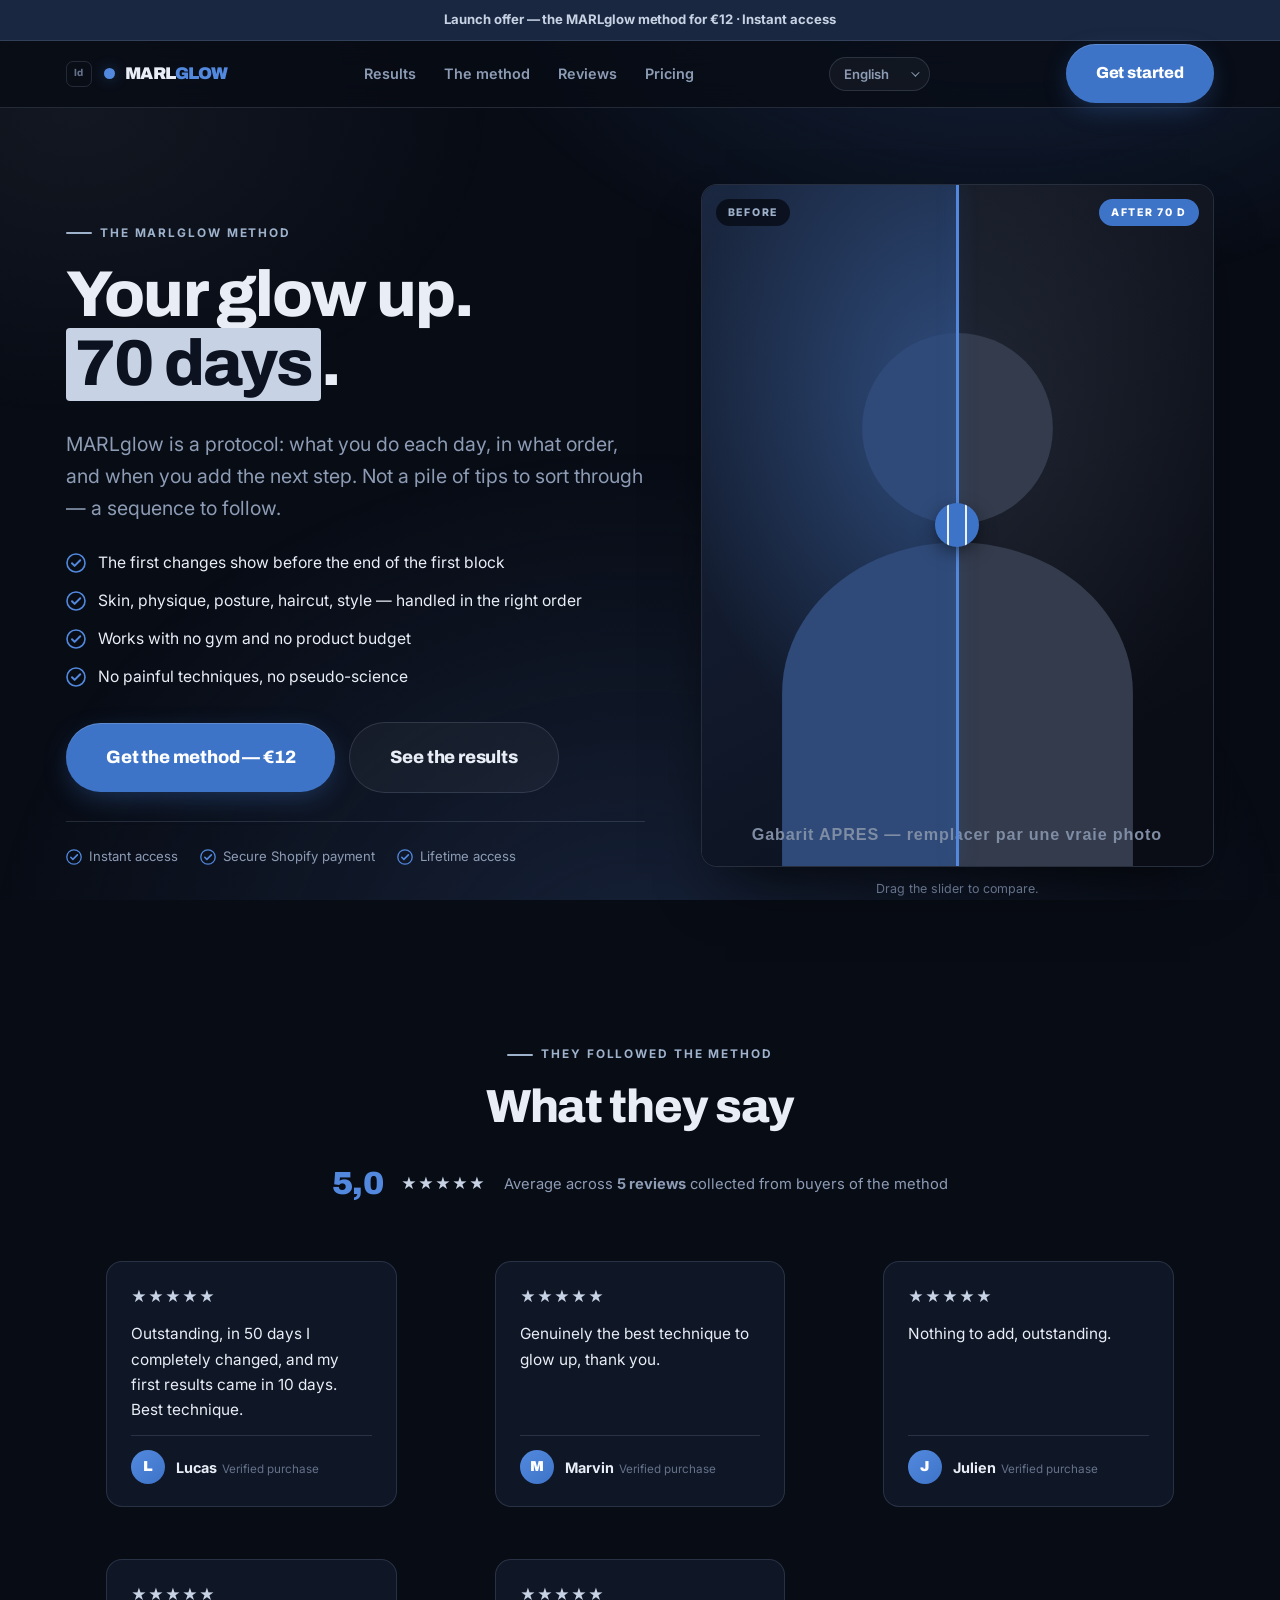
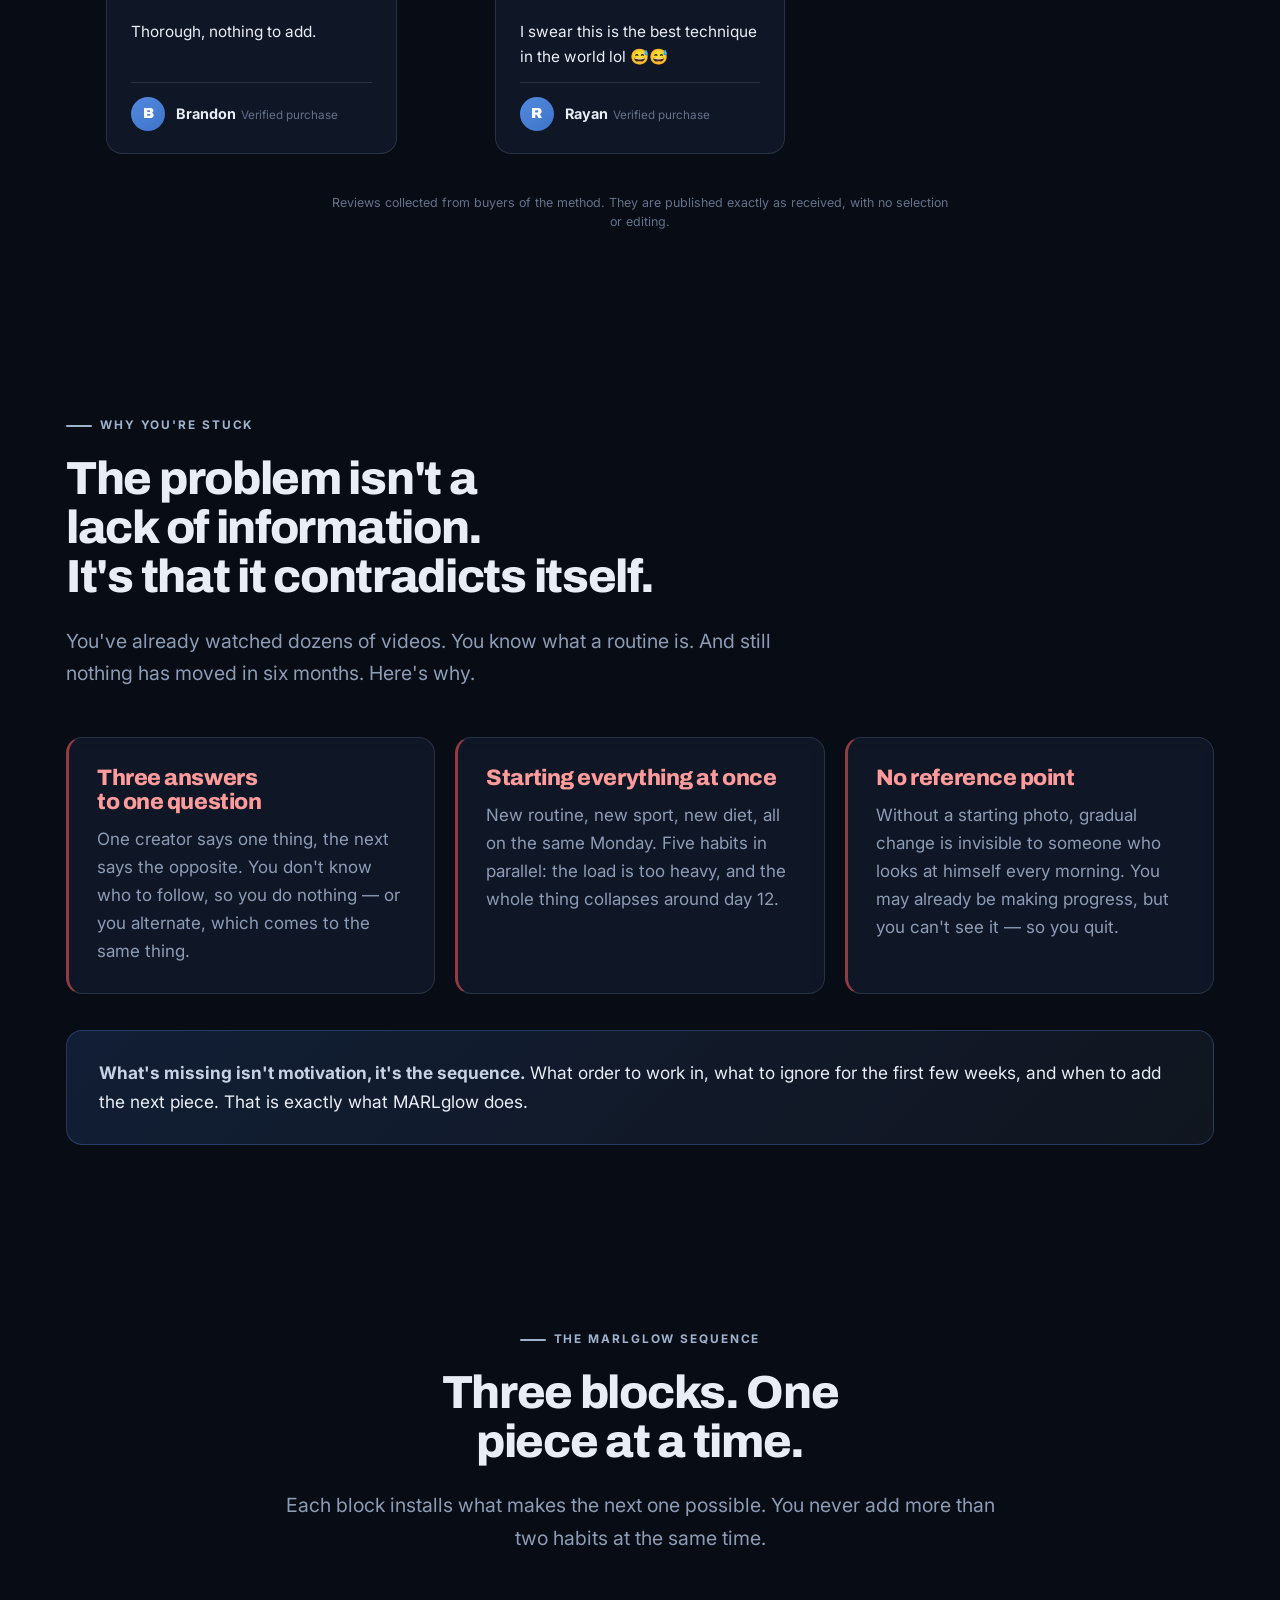
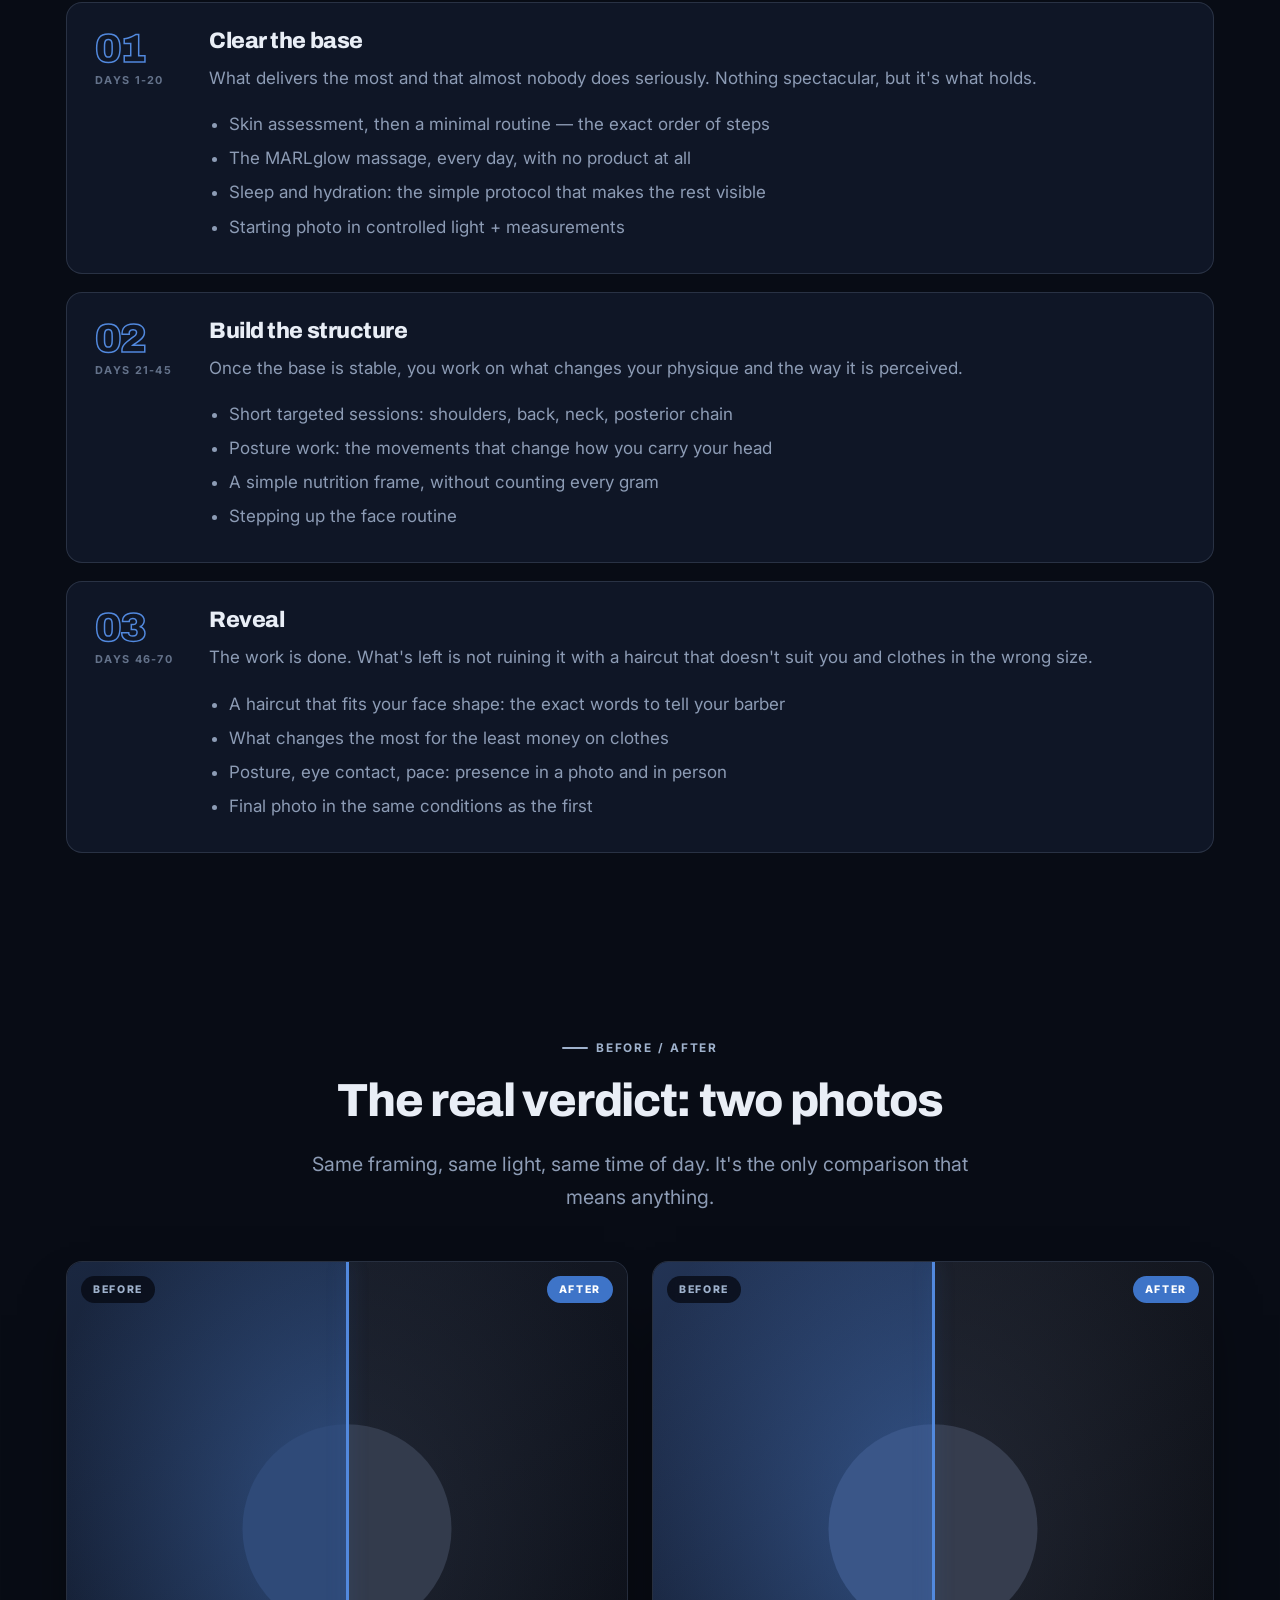
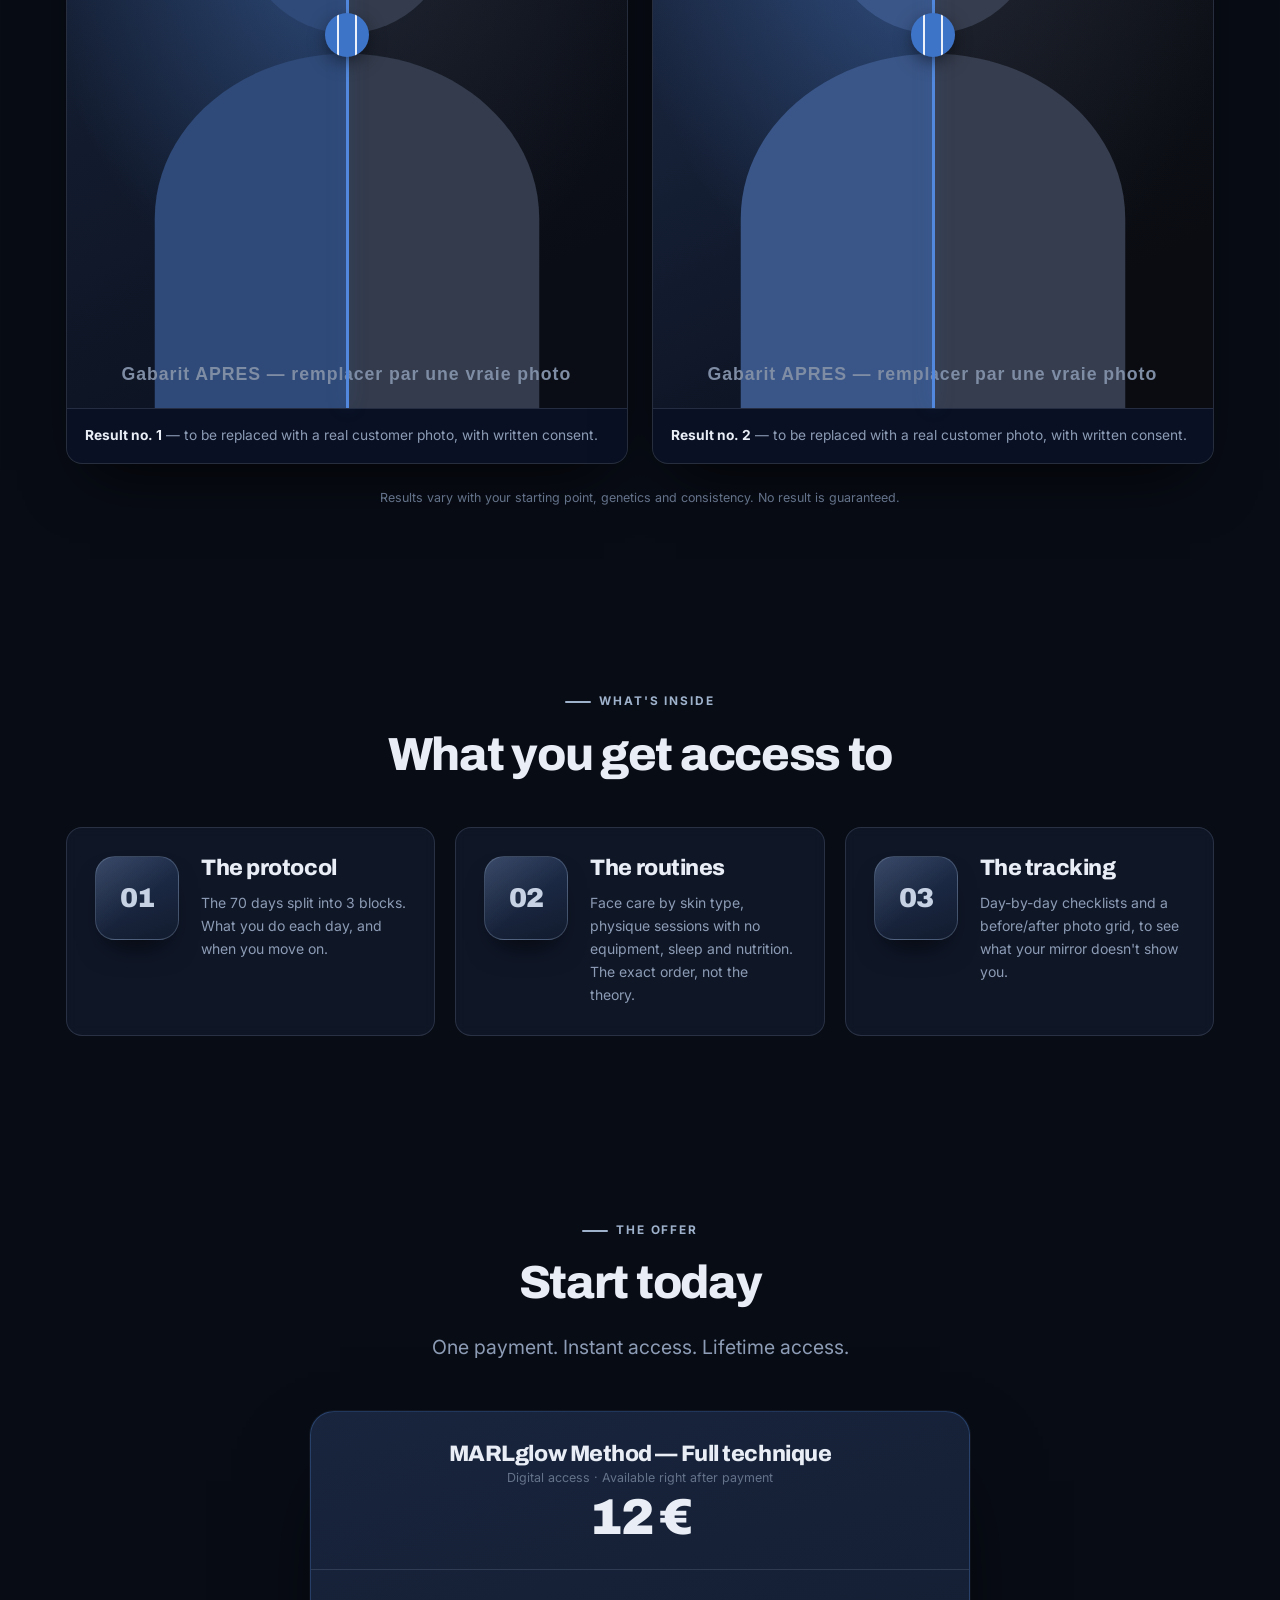
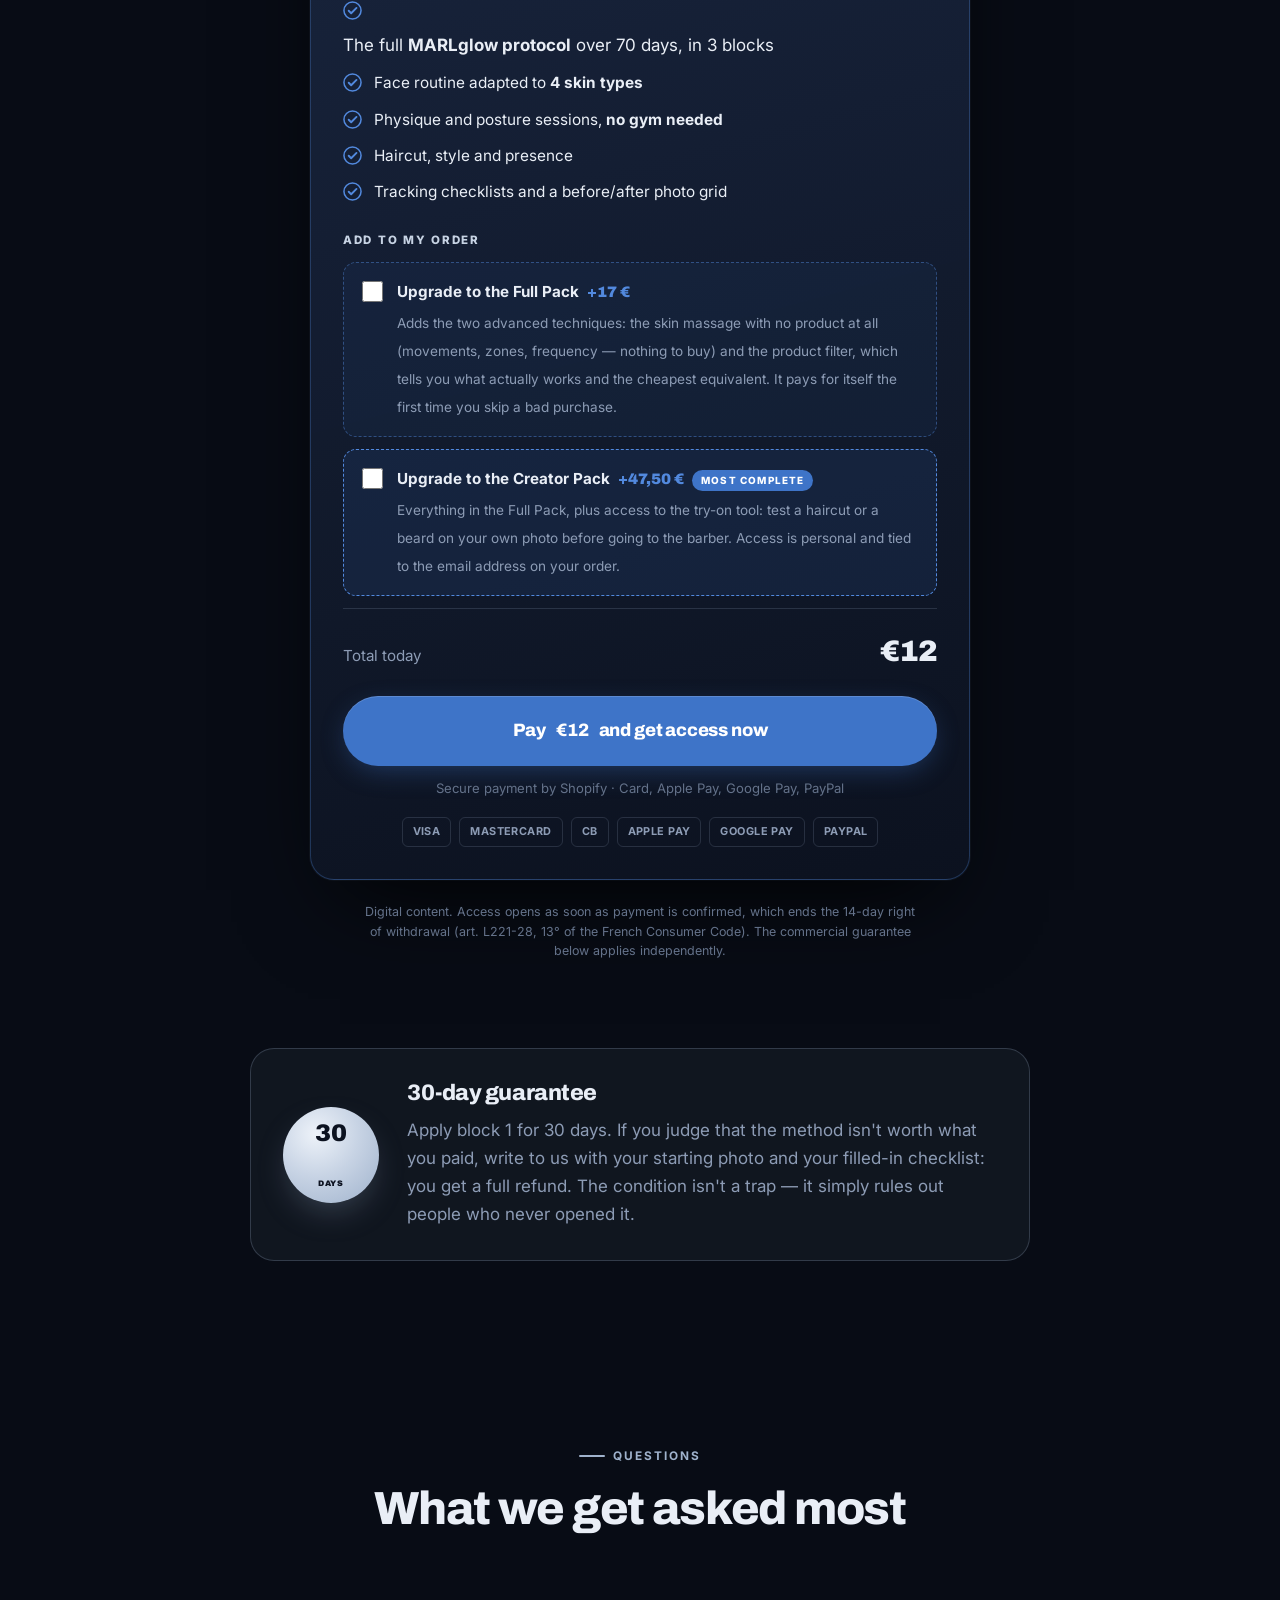
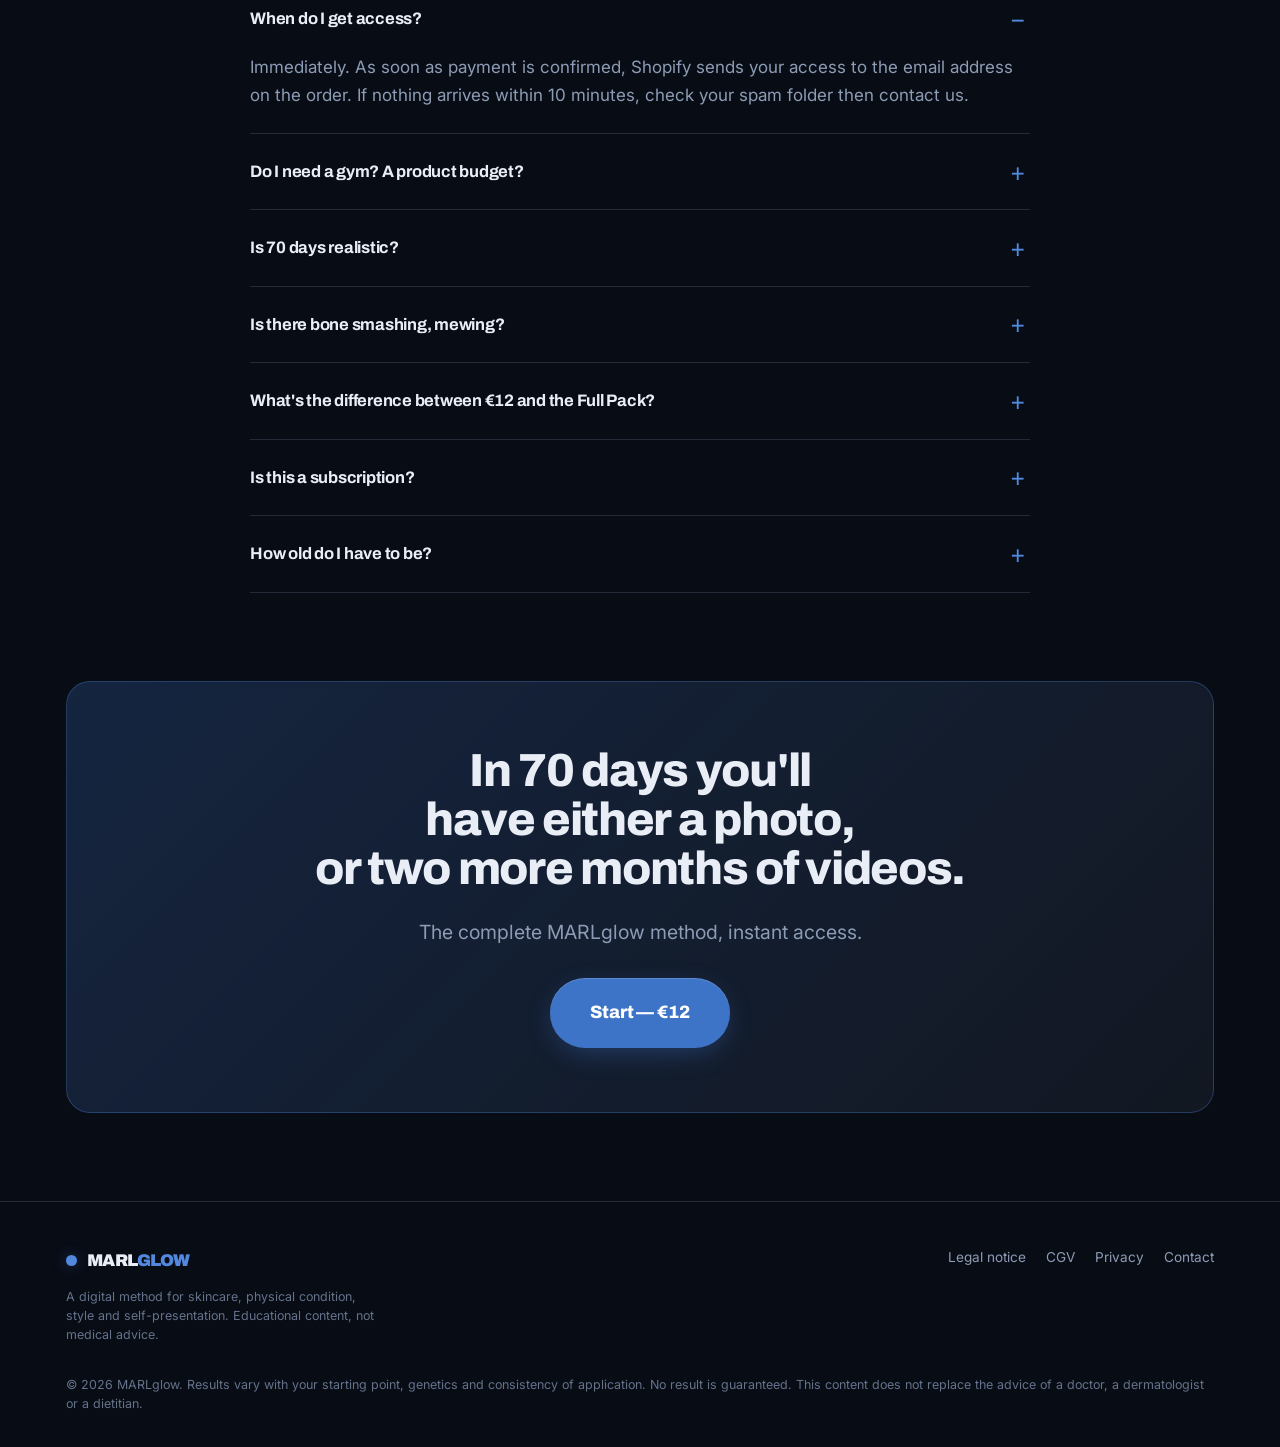
<file: index.html>
<!DOCTYPE html>
<html lang="fr">
<head>
<meta charset="utf-8">
<meta name="viewport" content="width=device-width, initial-scale=1">
<title>MARLglow — La méthode glow up en 70 jours</title>
<meta name="description" content="La méthode MARLglow : le protocole glow up en 70 jours. Peau, silhouette, posture, style. Accès immédiat, 12 €.">
<meta name="theme-color" content="#080C15">

<meta property="og:type" content="website">
<meta property="og:title" content="MARLglow — La méthode glow up en 70 jours">
<meta property="og:description" content="Le protocole complet, appliqué jour après jour. Accès immédiat.">
<meta property="og:locale" content="fr_FR">

<link rel="preconnect" href="https://fonts.googleapis.com">
<link rel="preconnect" href="https://fonts.gstatic.com" crossorigin>
<link href="https://fonts.googleapis.com/css2?family=Archivo:wght@700;800;900&family=Inter:wght@400;600;700;800&display=swap" rel="stylesheet">
<link rel="stylesheet" href="assets/css/base.css">
<link rel="stylesheet" href="assets/css/components.css">
</head>
<body>

<svg width="0" height="0" style="position:absolute" aria-hidden="true">
  <symbol id="ico-check" viewBox="0 0 20 20">
    <circle cx="10" cy="10" r="9" fill="none" stroke="#5289DE" stroke-width="1.6"/>
    <path d="M6 10.3l2.6 2.6L14.2 7.3" fill="none" stroke="#5289DE" stroke-width="2" stroke-linecap="round" stroke-linejoin="round"/>
  </symbol>
</svg>

<div class="announce" data-i18n="announce">
  Offre de lancement — la méthode MARLglow à <strong>12 €</strong> · Accès immédiat
</div>

<nav class="nav">
  <div class="shell nav-inner">
    <a class="creator-entry" href="acces.html#createur"
       title="Espace createur" aria-label="Espace createur">ld</a>
    <a class="logo" href="#top">
      <span class="logo-dot"></span><span>MARL<span class="hl">GLOW</span></span>
    </a>
    <div class="nav-links">
      <a href="#resultats" data-i18n="nav.results">Résultats</a>
      <a href="#methode" data-i18n="nav.method">La méthode</a>
      <a href="#avis" data-i18n="nav.reviews">Avis</a>
      <a href="#offre" data-i18n="nav.price">Tarif</a>
    </div>
    <span data-lang-host></span>
    <a class="btn btn-primary" href="#offre" data-i18n="cta.start">Je commence</a>
  </div>
</nav>

<!-- ====================== HERO ====================== -->
<section class="hero" id="top">
  <div class="shell hero-grid">
    <div>
      <span class="eyebrow" data-i18n="hero.eyebrow">La méthode MARLglow</span>
      <h1 data-i18n="hero.h1">Ton glow up.<br><span class="mark">70 jours</span>.</h1>
      <p class="lead" data-i18n="hero.lead">
        MARLglow, c'est un protocole : ce que tu fais chaque jour, dans quel
        ordre, et à quel moment tu ajoutes l'étape suivante. Pas une liste de
        conseils à trier — une séquence à appliquer.
      </p>

      <ul class="hero-bullets">
        <li><svg width="20" height="20"><use href="#ico-check"/></svg>
          <span data-i18n="hero.b1">Les premiers changements se voient avant la fin du premier bloc</span></li>
        <li><svg width="20" height="20"><use href="#ico-check"/></svg>
          <span data-i18n="hero.b2">Peau, silhouette, posture, coupe, style — traités dans le bon ordre</span></li>
        <li><svg width="20" height="20"><use href="#ico-check"/></svg>
          <span data-i18n="hero.b3">Applicable sans salle de sport et sans budget produits</span></li>
        <li><svg width="20" height="20"><use href="#ico-check"/></svg>
          <span data-i18n="hero.b4">Zéro technique douloureuse, zéro pseudo-science</span></li>
      </ul>

      <div class="hero-cta">
        <a class="btn btn-primary btn-lg" href="#offre" data-i18n="hero.cta">Accéder à la méthode — 12 €</a>
        <a class="btn btn-ghost btn-lg" href="#resultats" data-i18n="hero.cta2">Voir les résultats</a>
      </div>

      <div class="trust-row">
        <span><svg width="16" height="16"><use href="#ico-check"/></svg> <span data-i18n="trust.instant">Accès immédiat</span></span>
        <span><svg width="16" height="16"><use href="#ico-check"/></svg> <span data-i18n="trust.secure">Paiement sécurisé Shopify</span></span>
        <span><svg width="16" height="16"><use href="#ico-check"/></svg> <span data-i18n="trust.lifetime">Accès à vie</span></span>
      </div>
    </div>

    <div>
      <!-- Curseur avant / après : glisser pour révéler -->
      <div class="compare-card">
        <div class="compare" id="compare-hero">
          <div class="compare-imgs">
          <img src="assets/img/avant-1.svg" alt="Photo avant application de la méthode MARLglow" width="600" height="800">
          <img class="compare-after" src="assets/img/apres-1.svg" alt="Photo après 70 jours de méthode MARLglow" width="600" height="800">
        </div>
        <span class="compare-tag before" data-i18n="cmp.before">AVANT</span>
        <span class="compare-tag after" data-i18n="cmp.after70">APRÈS 70 J</span>
        <button class="compare-handle" type="button"
                role="slider" aria-label="Comparer avant et après"
                aria-valuemin="0" aria-valuemax="100" aria-valuenow="50"></button>
      </div>
      </div>
      <p class="tiny" style="margin-top:12px;text-align:center">
        <span data-i18n="cmp.hint">Glisse le curseur pour comparer.</span>
      </p>
    </div>
  </div>
</section>

<div data-hero-end aria-hidden="true" style="height:1px"></div>

<!-- ====================== AVIS ====================== -->
<section id="avis" style="padding-top:40px">
  <div class="shell">
    <div class="section-head center" style="margin-bottom:26px">
      <span class="eyebrow" data-i18n="rev.eyebrow">Ils ont suivi la méthode</span>
      <h2 data-i18n="rev.h2">Ce qu'ils en disent</h2>
    </div>

    <div class="reviews-summary">
      <span class="score">5,0</span>
      <span class="stars" aria-hidden="true">★★★★★</span>
      <span data-i18n="rev.avg">Moyenne sur <strong>5 avis</strong> collectés auprès d'acheteurs de la méthode</span>
    </div>

    <div class="reviews">
      <figure class="review">
        <div class="stars" aria-label="5 étoiles sur 5">★★★★★</div>
        <blockquote><p data-i18n="rev.q1">Exceptionnel, en 50 jours j'ai réussi à changer complètement, et mes premiers résultats en 10 jours. Meilleure technique.</p></blockquote>
        <figcaption class="review-who">
          <span class="review-avatar" aria-hidden="true">L</span>
          <span>
            <span class="review-name">Lucas</span>
            <span class="review-meta" data-i18n="rev.verified">Achat vérifié</span>
          </span>
        </figcaption>
      </figure>

      <figure class="review">
        <div class="stars" aria-label="5 étoiles sur 5">★★★★★</div>
        <blockquote><p data-i18n="rev.q2">C'est vraiment la meilleure technique pour glow up, merci.</p></blockquote>
        <figcaption class="review-who">
          <span class="review-avatar" aria-hidden="true">M</span>
          <span>
            <span class="review-name">Marvin</span>
            <span class="review-meta" data-i18n="rev.verified">Achat vérifié</span>
          </span>
        </figcaption>
      </figure>

      <figure class="review">
        <div class="stars" aria-label="5 étoiles sur 5">★★★★★</div>
        <blockquote><p data-i18n="rev.q3">Rien à dire, exceptionnel.</p></blockquote>
        <figcaption class="review-who">
          <span class="review-avatar" aria-hidden="true">J</span>
          <span>
            <span class="review-name">Julien</span>
            <span class="review-meta" data-i18n="rev.verified">Achat vérifié</span>
          </span>
        </figcaption>
      </figure>

      <figure class="review">
        <div class="stars" aria-label="5 étoiles sur 5">★★★★★</div>
        <blockquote><p data-i18n="rev.q4">Complet, rien à dire.</p></blockquote>
        <figcaption class="review-who">
          <span class="review-avatar" aria-hidden="true">B</span>
          <span>
            <span class="review-name">Brandon</span>
            <span class="review-meta" data-i18n="rev.verified">Achat vérifié</span>
          </span>
        </figcaption>
      </figure>

      <figure class="review">
        <div class="stars" aria-label="5 étoiles sur 5">★★★★★</div>
        <blockquote><p data-i18n="rev.q5">J'vous jure que c'est la meilleure technique au monde mdrr 😅😅</p></blockquote>
        <figcaption class="review-who">
          <span class="review-avatar" aria-hidden="true">R</span>
          <span>
            <span class="review-name">Rayan</span>
            <span class="review-meta" data-i18n="rev.verified">Achat vérifié</span>
          </span>
        </figcaption>
      </figure>
    </div>

    <p class="tiny" style="text-align:center;max-width:620px;margin:22px auto 0">
      <span data-i18n="rev.note">Avis collectés auprès d'acheteurs de la méthode. Ils sont publiés tels
      qu'ils ont été reçus, sans sélection ni modification.</span>
      <!-- Obligation Omnibus (art. L121-4 20°) : dire si l'authenticité est
           vérifiée et comment. Adapter cette phrase au procédé réel une fois
           l'outil de collecte choisi. -->
    </p>
  </div>
</section>

<!-- ====================== PROBLÈME ====================== -->
<section id="methode">
  <div class="shell">
    <div class="section-head">
      <span class="eyebrow" data-i18n="pain.eyebrow">Pourquoi ça bloque</span>
      <h2 data-i18n="pain.h2">Le problème n'est pas le manque d'infos.<br>C'est qu'elles se contredisent.</h2>
      <p class="lead" data-i18n="pain.lead">
        Tu as déjà regardé des dizaines de vidéos. Tu sais ce qu'est une routine.
        Et pourtant rien n'a bougé depuis six mois. Voilà pourquoi.
      </p>
    </div>

    <div class="grid-3">
      <div class="card pain-card" data-i18n="pain.c1">
        <h3>Trois avis pour une question</h3>
        <p class="dim">
          Un créateur dit une chose, le suivant dit l'inverse. Tu ne sais pas
          qui suivre, donc tu ne fais rien — ou tu alternes, ce qui revient au
          même.
        </p>
      </div>
      <div class="card pain-card" data-i18n="pain.c2">
        <h3>Tout commencer d'un coup</h3>
        <p class="dim">
          Nouvelle routine, nouveau sport, nouveau régime, le même lundi. Cinq
          habitudes en parallèle : la charge est trop lourde, tout s'effondre
          vers le jour 12.
        </p>
      </div>
      <div class="card pain-card" data-i18n="pain.c3">
        <h3>Aucun point de repère</h3>
        <p class="dim">
          Sans photo de départ, un changement progressif est invisible pour
          celui qui se regarde chaque matin. Tu progresses peut-être déjà, mais
          tu ne peux pas le voir — donc tu lâches.
        </p>
      </div>
    </div>

    <div class="verdict" data-i18n="pain.verdict">
      <strong class="hl">Ce qui manque n'est pas la motivation, c'est la séquence.</strong>
      Dans quel ordre s'y prendre, quoi ignorer les premières semaines, et quand
      ajouter la brique suivante. C'est exactement ce que fait MARLglow.
    </div>
  </div>
</section>

<!-- ====================== LES 3 BLOCS ====================== -->
<section>
  <div class="shell">
    <div class="section-head center">
      <span class="eyebrow" data-i18n="seq.eyebrow">La séquence MARLglow</span>
      <h2 data-i18n="seq.h2">Trois blocs. Une brique à la fois.</h2>
      <p class="lead" data-i18n="seq.lead">
        Chaque bloc installe ce qui rend le suivant possible. Tu n'ajoutes
        jamais plus de deux habitudes en même temps.
      </p>
    </div>

    <div class="phases">
      <article class="phase">
        <div class="phase-num">01<span class="phase-days" data-i18n="seq.d1">Jours 1-20</span></div>
        <div data-i18n="seq.p1">
          <h3>Nettoyer la base</h3>
          <p class="dim">
            Ce qui donne le plus de résultat et que presque personne ne fait
            sérieusement. Rien de spectaculaire, mais c'est ce qui tient.
          </p>
          <ul>
            <li>Diagnostic de peau, puis routine minimale — l'ordre exact des étapes</li>
            <li>Le massage MARLglow, tous les jours, sans aucun produit</li>
            <li>Sommeil et hydratation : le protocole simple qui rend le reste visible</li>
            <li>Photo de départ en lumière contrôlée + mesures</li>
          </ul>
        </div>
      </article>

      <article class="phase">
        <div class="phase-num">02<span class="phase-days" data-i18n="seq.d2">Jours 21-45</span></div>
        <div data-i18n="seq.p2">
          <h3>Construire la structure</h3>
          <p class="dim">
            Une fois la base stable, on travaille ce qui modifie la silhouette
            et la façon dont elle est perçue.
          </p>
          <ul>
            <li>Séances courtes ciblées : épaules, dos, cou, chaîne postérieure</li>
            <li>Correction posturale : les gestes qui changent le port de tête</li>
            <li>Cadre alimentaire simple, sans compter chaque gramme</li>
            <li>Montée en puissance de la routine visage</li>
          </ul>
        </div>
      </article>

      <article class="phase">
        <div class="phase-num">03<span class="phase-days" data-i18n="seq.d3">Jours 46-70</span></div>
        <div data-i18n="seq.p3">
          <h3>Révéler</h3>
          <p class="dim">
            Le travail est fait. Reste à ne pas le gâcher avec une coupe qui ne
            va pas et des vêtements à la mauvaise taille.
          </p>
          <ul>
            <li>Coupe adaptée à la forme du visage : les mots exacts à dire au coiffeur</li>
            <li>Ce qui change le plus pour le moins cher côté vêtements</li>
            <li>Posture, regard, débit : la présence sur une photo comme en vrai</li>
            <li>Photo finale dans les mêmes conditions que la première</li>
          </ul>
        </div>
      </article>
    </div>
  </div>
</section>

<!-- ====================== RÉSULTATS ====================== -->
<section id="resultats">
  <div class="shell">
    <div class="section-head center">
      <span class="eyebrow" data-i18n="res.eyebrow">Avant / après</span>
      <h2 data-i18n="res.h2">Le vrai verdict : deux photos</h2>
      <p class="lead" data-i18n="res.lead">
        Même cadrage, même lumière, même heure. C'est la seule comparaison qui
        veut dire quelque chose.
      </p>
    </div>

    <div class="compare-grid">
      <div>
        <div class="compare-card">
          <div class="compare">
            <div class="compare-imgs">
            <img src="assets/img/avant-1.svg" alt="Premier résultat, photo avant" width="600" height="800" loading="lazy">
            <img class="compare-after" src="assets/img/apres-1.svg" alt="Premier résultat, photo après 70 jours" width="600" height="800" loading="lazy">
          </div>
          <span class="compare-tag before" data-i18n="cmp.before">AVANT</span>
          <span class="compare-tag after" data-i18n="cmp.after">APRÈS</span>
          <button class="compare-handle" type="button" role="slider"
                  aria-label="Comparer avant et après, premier résultat"
                  aria-valuemin="0" aria-valuemax="100" aria-valuenow="50"></button>
        </div>
          <div class="compare-caption" data-i18n="res.cap1">
            <strong>Résultat n°1</strong> — à remplacer par une vraie photo de client,
            avec son accord écrit.
          </div>
        </div>
      </div>

      <div>
        <div class="compare-card">
          <div class="compare">
            <div class="compare-imgs">
            <img src="assets/img/avant-2.svg" alt="Second résultat, photo avant" width="600" height="800" loading="lazy">
            <img class="compare-after" src="assets/img/apres-2.svg" alt="Second résultat, photo après 70 jours" width="600" height="800" loading="lazy">
          </div>
          <span class="compare-tag before" data-i18n="cmp.before">AVANT</span>
          <span class="compare-tag after" data-i18n="cmp.after">APRÈS</span>
          <button class="compare-handle" type="button" role="slider"
                  aria-label="Comparer avant et après, second résultat"
                  aria-valuemin="0" aria-valuemax="100" aria-valuenow="50"></button>
        </div>
          <div class="compare-caption" data-i18n="res.cap2">
            <strong>Résultat n°2</strong> — à remplacer par une vraie photo de client,
            avec son accord écrit.
          </div>
        </div>
      </div>
    </div>

    <p class="tiny" style="text-align:center;max-width:620px;margin:24px auto 0">
      <span data-i18n="res.disclaimer">Les résultats varient selon le point de départ, la génétique et la
      régularité. Aucun résultat n'est garanti.</span>
    </p>
  </div>
</section>

<!-- ====================== CONTENU ====================== -->
<section>
  <div class="shell">
    <div class="section-head center">
      <span class="eyebrow" data-i18n="cont.eyebrow">Le contenu</span>
      <h2 data-i18n="cont.h2">Ce à quoi tu accèdes</h2>
    </div>

    <div class="grid-3">
      <div class="card">
        <div class="deliverable">
          <div class="step-badge">01</div>
          <div data-i18n="cont.c1">
            <h3>Le protocole</h3>
            <p class="dim small">
              Les 70 jours découpés en 3 blocs. Ce que tu fais chaque jour, et
              quand tu passes à la suite.
            </p>
          </div>
        </div>
      </div>

      <div class="card">
        <div class="deliverable">
          <div class="step-badge">02</div>
          <div data-i18n="cont.c2">
            <h3>Les routines</h3>
            <p class="dim small">
              Visage selon ton type de peau, séances silhouette sans matériel,
              sommeil et alimentation. L'ordre exact, pas la théorie.
            </p>
          </div>
        </div>
      </div>

      <div class="card">
        <div class="deliverable">
          <div class="step-badge">03</div>
          <div data-i18n="cont.c3">
            <h3>Le suivi</h3>
            <p class="dim small">
              Checklists jour par jour et grille photo avant/après, pour voir ce
              que ton miroir ne te montre pas.
            </p>
          </div>
        </div>
      </div>
    </div>
  </div>
</section>

<!-- ====================== OFFRE + ORDER BUMP ====================== -->
<section id="offre">
  <div class="shell">
    <div class="section-head center">
      <span class="eyebrow" data-i18n="off.eyebrow">L'offre</span>
      <h2 data-i18n="off.h2">Commence aujourd'hui</h2>
      <p class="lead" data-i18n="off.lead">Un paiement unique. Accès immédiat. Accès à vie.</p>
    </div>

    <div class="offer" data-offer="marlglow">
      <div class="offer-head">
        <h3 style="margin-bottom:2px" data-i18n="off.title">Méthode MARLglow — Technique complète</h3>
        <p class="tiny" style="margin:0" data-i18n="off.sub">Accès numérique · Disponible tout de suite après paiement</p>
        <div class="offer-price">
          <span class="now">12 €</span>
        </div>
      </div>

      <div class="offer-body">
        <ul class="offer-list" data-i18n="off.list">
          <li><svg width="19" height="19"><use href="#ico-check"/></svg>
            <span>Le <strong>protocole MARLglow</strong> complet sur 70 jours, en 3 blocs</span></li>
          <li><svg width="19" height="19"><use href="#ico-check"/></svg>
            <span>Routine visage adaptée à <strong>4 types de peau</strong></span></li>
          <li><svg width="19" height="19"><use href="#ico-check"/></svg>
            <span>Séances silhouette et posture, <strong>réalisables sans salle</strong></span></li>
          <li><svg width="19" height="19"><use href="#ico-check"/></svg>
            <span>Coupe, style et présence</span></li>
          <li><svg width="19" height="19"><use href="#ico-check"/></svg>
            <span>Checklists de suivi et grille photo avant/après</span></li>
        </ul>

        <!-- Order bump : coché ici, il part dans le même panier et le même
             paiement, via le permalien construit par checkout.js. -->
        <div class="bumps-label" data-i18n="off.bumpsLabel">Ajouter à ma commande</div>

        <label class="bump">
          <input type="checkbox" data-bump="pack">
          <span>
            <span class="bump-title">
              <span data-i18n="bump.pack.title">Passer au Pack Complet</span>
              <span class="bump-price">+17 €</span>
            </span>
            <span class="bump-desc" data-i18n="bump.pack.desc">
              Ajoute les deux techniques avancées : le massage de peau sans
              aucun produit (gestes, zones, fréquence — rien à acheter) et le
              tri des produits, qui te dit ce qui marche vraiment et
              l'équivalent le moins cher. Ça se rembourse au premier achat
              évité.
            </span>
          </span>
        </label>

        <label class="bump bump-top">
          <input type="checkbox" data-bump="createur">
          <span>
            <span class="bump-title">
              <span data-i18n="bump.createur.title">Passer au Pack Créateur</span>
              <span class="bump-price">+47,50 €</span>
              <span class="bump-flag" data-i18n="bump.createur.flag">Le plus complet</span>
            </span>
            <span class="bump-desc" data-i18n="bump.createur.desc">
              Tout le Pack Complet, plus l'accès à l'outil d'essayage : tester
              une coupe ou une barbe sur ta propre photo avant d'aller chez le
              coiffeur. L'accès est nominatif et rattaché à l'e-mail de ta
              commande.
            </span>
          </span>
        </label>

        <!-- Visible seulement quand un palier ouvre un accès nominatif.
             La correspondance se fait sur l'e-mail de la commande : s'il
             diffère, l'accès ne peut pas être rattaché. -->
        <p class="warn" data-access-notice hidden>
          <span aria-hidden="true">&#9888;&#65039;</span>
          <span data-i18n="warn.sameEmail">
            <strong>Paie avec l'adresse e-mail que tu utiliseras pour ton accès.</strong>
            L'accès à l'outil d'essayage est rattaché à l'e-mail de la commande.
            Si tu demandes l'accès avec une autre adresse, on ne peut pas faire
            le lien avec ton paiement.
          </span>
        </p>

        <div class="total-row">
          <span class="dim" data-i18n="off.total">Total aujourd'hui</span>
          <strong data-total>12 €</strong>
        </div>

        <a class="btn btn-primary btn-lg btn-full" href="#" data-checkout>
          <span data-i18n="off.payPre">Payer</span> <span data-btn-price>12 €</span> <span data-i18n="off.payPost">et accéder maintenant</span>
        </a>
        <span class="btn-sub" data-i18n="off.paySub">
          Paiement sécurisé par Shopify · CB, Apple Pay, Google Pay, PayPal
        </span>

        <div class="pay-icons">
          <span>VISA</span><span>MASTERCARD</span><span>CB</span>
          <span>APPLE PAY</span><span>GOOGLE PAY</span><span>PAYPAL</span>
        </div>
      </div>
    </div>

    <p class="tiny" style="text-align:center;max-width:560px;margin:22px auto 0">
      <span data-i18n="off.legal">Contenu numérique. L'accès est ouvert dès la confirmation du paiement, ce
      qui met fin au droit de rétractation de 14 jours (art. L221-28, 13° du
      Code de la consommation). La garantie commerciale ci-dessous s'applique
      indépendamment.</span>
    </p>
  </div>
</section>

<!-- ====================== GARANTIE ====================== -->
<section style="padding-top:0">
  <div class="shell">
    <div class="guarantee" data-i18n="guar.block">
      <div class="seal">30<small>JOURS</small></div>
      <div>
        <h3>Garantie 30 jours</h3>
        <p class="dim" style="margin:0">
          Applique le bloc 1 pendant 30 jours. Si tu estimes que la méthode ne
          vaut pas ce que tu as payé, écris-nous avec ta photo de départ et ta
          checklist remplie : tu es remboursé intégralement. La condition n'est
          pas un piège — elle écarte simplement ceux qui n'ont rien ouvert.
        </p>
      </div>
    </div>
  </div>
</section>

<!-- ====================== FAQ ====================== -->
<section id="faq">
  <div class="shell">
    <div class="section-head center">
      <span class="eyebrow" data-i18n="faq.eyebrow">Questions</span>
      <h2 data-i18n="faq.h2">Ce qu'on nous demande le plus</h2>
    </div>

    <div class="faq">
      <details open data-i18n="faq.q1">
        <summary>J'ai accès quand ?</summary>
        <p>
          Immédiatement. Dès la confirmation du paiement, Shopify envoie ton
          accès sur l'adresse e-mail de la commande. Si rien n'arrive dans les
          10 minutes, vérifie les spams puis contacte-nous.
        </p>
      </details>

      <details data-i18n="faq.q2">
        <summary>Il faut une salle de sport ? Un budget produits ?</summary>
        <p>
          Non aux deux. Les séances du bloc 2 ont une version sans matériel,
          faisable chez toi. Et le massage MARLglow ne demande aucun produit —
          uniquement tes mains. Si tu veux acheter, le Pack Complet te dit quoi
          prendre et surtout quoi éviter.
        </p>
      </details>

      <details data-i18n="faq.q3">
        <summary>70 jours, c'est réaliste ?</summary>
        <p>
          Ça dépend de ton point de départ. Le sommeil, la posture, la coupe et
          le style se voient en quelques semaines. La peau demande un vrai cycle
          pour se renouveler. Une transformation physique importante dépasse les
          70 jours — la méthode la démarre proprement, elle ne la termine pas.
          On préfère le dire.
        </p>
      </details>

      <details data-i18n="faq.q4">
        <summary>Il y a du bone smashing, du mewing ?</summary>
        <p>
          Non, et c'est volontaire. Ces techniques n'ont aucune preuve sérieuse
          et certaines sont dangereuses. MARLglow travaille ce qui est réellement
          modifiable en 70 jours : la peau, la silhouette, la posture, les
          cheveux, le style et la présence. C'est déjà l'essentiel de l'écart
          entre deux photos.
        </p>
      </details>

      <details data-i18n="faq.q5">
        <summary>Quelle différence entre 12 € et le Pack Complet ?</summary>
        <p>
          À 12 €, tu as la méthode MARLglow entière — le protocole complet sur
          70 jours. Le Pack Complet ajoute deux techniques avancées : le massage
          de peau sans produit, et le tri des produits du marché. Rien n'est
          retiré de la méthode de base.
        </p>
      </details>

      <details data-i18n="faq.q6">
        <summary>C'est un abonnement ?</summary>
        <p>
          Non. Paiement unique, accès à vie, aucun prélèvement récurrent.
        </p>
      </details>

      <details data-i18n="faq.q7">
        <summary>Quel âge faut-il avoir ?</summary>
        <p>
          Les achats sont réservés aux personnes majeures. En dessous de 18 ans,
          la commande doit être passée par un parent ou tuteur.
        </p>
      </details>
    </div>
  </div>
</section>

<!-- ====================== CTA FINAL ====================== -->
<section style="padding-top:0">
  <div class="shell">
    <div class="final-cta">
      <h2 style="max-width:680px;margin-inline:auto" data-i18n="fin.h2">
        Dans 70 jours, tu auras soit une photo,<br>soit deux mois de plus de vidéos.
      </h2>
      <p class="lead" style="max-width:520px;margin:0 auto 30px" data-i18n="fin.lead">
        La méthode MARLglow complète, accès immédiat.
      </p>
      <a class="btn btn-primary btn-lg" href="#offre" data-i18n="fin.cta">Commencer — 12 €</a>
    </div>
  </div>
</section>

<footer class="foot">
  <div class="shell">
    <div class="foot-grid">
      <div style="max-width:320px">
        <a class="logo" href="#top" style="margin-bottom:12px">
          <span class="logo-dot"></span><span>MARL<span class="hl">GLOW</span></span>
        </a>
        <p class="tiny" data-i18n="foot.about">
          Méthode numérique de soin, de forme physique, de style et de
          présentation de soi. Contenu éducatif, sans valeur de conseil médical.
        </p>
      </div>
      <div class="foot-links">
        <a href="mentions-legales.html" data-i18n="foot.legal">Mentions légales</a>
        <a href="cgv.html">CGV</a>
        <a href="confidentialite.html" data-i18n="foot.privacy">Confidentialité</a>
        <a href="mailto:contact@lookmaxingstars.com" data-i18n="foot.contact">Contact</a>
      </div>
    </div>
    <p class="tiny" data-i18n="foot.copy">
      © <span data-year>2026</span> MARLglow. Les résultats varient selon le
      point de départ, la génétique et la régularité d'application. Aucun
      résultat n'est garanti. Ce contenu ne remplace pas l'avis d'un médecin,
      d'un dermatologue ou d'un diététicien.
    </p>
  </div>
</footer>

<div class="sticky-buy">
  <div>
    <div class="sb-price" data-sticky-price>12 €</div>
    <div class="sb-label" data-i18n="foot.sbLabel">Méthode MARLglow</div>
  </div>
  <a class="btn btn-primary" href="#offre" data-i18n="cta.start">Je commence</a>
</div>

<script src="shopify/config.js"></script>
<script src="assets/js/checkout.js"></script>
<script src="assets/js/compare.js"></script>
<script src="assets/js/i18n.js"></script>
<script>document.querySelectorAll('[data-year]').forEach(function (el) { el.textContent = new Date().getFullYear(); });</script>
</body>
</html>
</file>
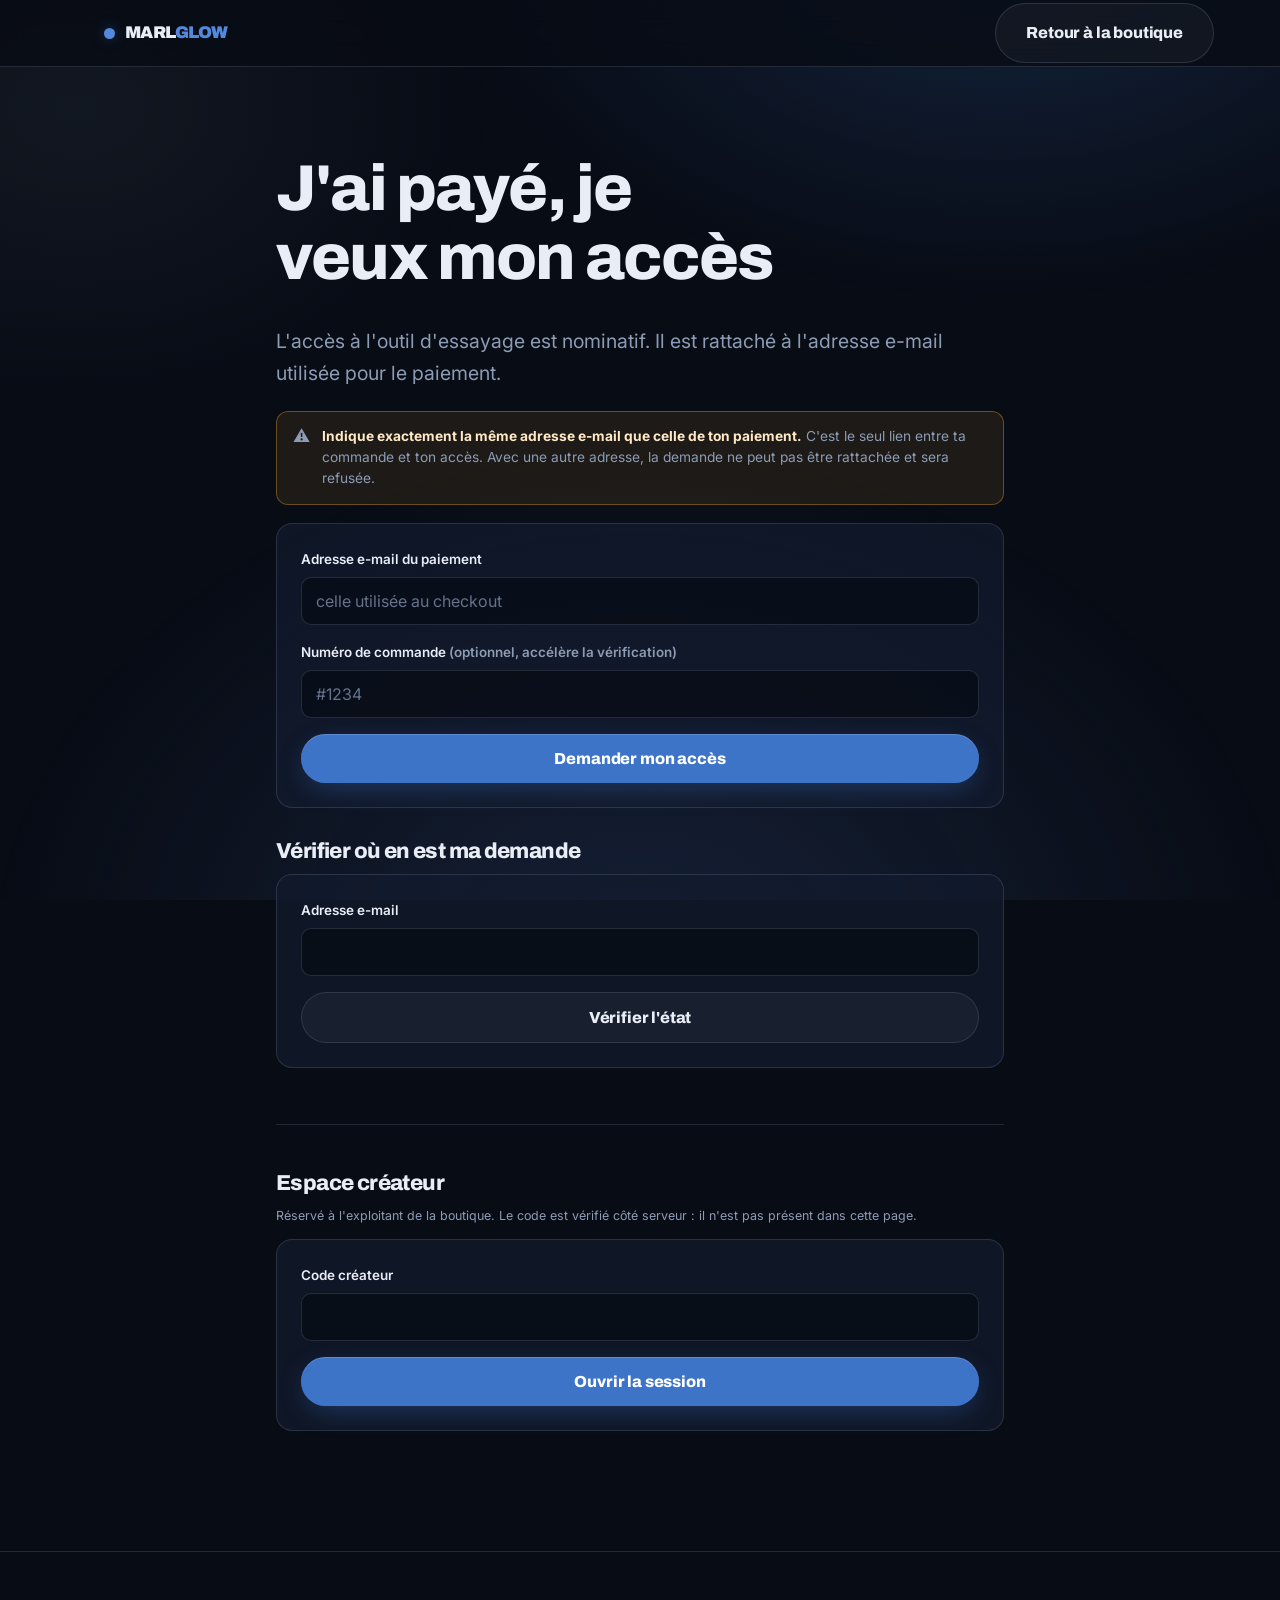
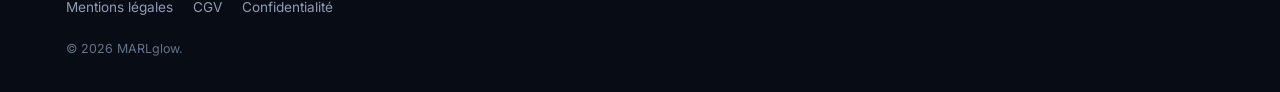
<file: acces.html>
<!DOCTYPE html>
<html lang="fr">
<head>
<meta charset="utf-8">
<meta name="viewport" content="width=device-width, initial-scale=1">
<title>Mon accès — MARLglow</title>
<meta name="robots" content="noindex">
<meta name="theme-color" content="#080C15">
<link rel="preconnect" href="https://fonts.googleapis.com">
<link rel="preconnect" href="https://fonts.gstatic.com" crossorigin>
<link href="https://fonts.googleapis.com/css2?family=Archivo:wght@700;800;900&family=Inter:wght@400;600;700;800&display=swap" rel="stylesheet">
<link rel="stylesheet" href="assets/css/base.css">
<link rel="stylesheet" href="assets/css/components.css">
</head>
<body>
<nav class="nav">
  <div class="shell nav-inner">
    <a class="logo" href="index.html"><span class="logo-dot"></span><span>MARL<span class="hl">GLOW</span></span></a>
    <a class="btn btn-ghost" href="index.html">Retour à la boutique</a>
  </div>
</nav>

<section>
  <div class="shell doc">

    <!-- ============ ACHETEUR ============ -->
    <h1>J'ai payé, je veux mon accès</h1>
    <p class="lead">
      L'accès à l'outil d'essayage est nominatif. Il est rattaché à l'adresse
      e-mail utilisée pour le paiement.
    </p>

    <p class="warn">
      <span aria-hidden="true">&#9888;&#65039;</span>
      <span>
        <strong>Indique exactement la même adresse e-mail que celle de ton paiement.</strong>
        C'est le seul lien entre ta commande et ton accès. Avec une autre
        adresse, la demande ne peut pas être rattachée et sera refusée.
      </span>
    </p>

    <form class="panel" id="request-form" novalidate>
      <label class="field">
        <span class="field-label">Adresse e-mail du paiement</span>
        <input type="email" name="email" autocomplete="email" required
               placeholder="celle utilisée au checkout">
      </label>

      <label class="field">
        <span class="field-label">Numéro de commande <span class="dim">(optionnel, accélère la vérification)</span></span>
        <input type="text" name="order" autocomplete="off" placeholder="#1234">
      </label>

      <button class="btn btn-primary btn-full" type="submit">Demander mon accès</button>
      <p class="form-msg" data-msg hidden></p>
    </form>

    <h2>Vérifier où en est ma demande</h2>
    <form class="panel" id="status-form" novalidate>
      <label class="field">
        <span class="field-label">Adresse e-mail</span>
        <input type="email" name="email" autocomplete="email" required>
      </label>
      <button class="btn btn-ghost btn-full" type="submit">Vérifier l'état</button>
      <p class="form-msg" data-msg hidden></p>
    </form>

    <!-- ============ CRÉATEUR ============ -->
    <hr class="sep" id="createur">

    <h2>Espace créateur</h2>
    <p class="tiny">
      Réservé à l'exploitant de la boutique. Le code est vérifié côté serveur :
      il n'est pas présent dans cette page.
    </p>

    <form class="panel" id="creator-login" novalidate>
      <label class="field">
        <span class="field-label">Code créateur</span>
        <input type="password" name="passcode" autocomplete="current-password" required>
      </label>
      <button class="btn btn-primary btn-full" type="submit">Ouvrir la session</button>
      <p class="form-msg" data-msg hidden></p>
    </form>

    <div id="creator-panel" hidden>
      <div class="panel-head">
        <h3 style="margin:0">Demandes</h3>
        <button class="btn btn-ghost" type="button" data-refresh>Rafraîchir</button>
      </div>
      <div id="requests"></div>
      <p class="form-msg" data-creator-msg hidden></p>
    </div>

  </div>
</section>

<footer class="foot">
  <div class="shell">
    <div class="foot-links" style="margin-bottom:20px">
      <a href="mentions-legales.html">Mentions légales</a>
      <a href="cgv.html">CGV</a>
      <a href="confidentialite.html">Confidentialité</a>
    </div>
    <p class="tiny">© <span data-year>2026</span> MARLglow.</p>
  </div>
</footer>

<script src="assets/js/acces.js"></script>
<script>document.querySelectorAll('[data-year]').forEach(function (el) { el.textContent = new Date().getFullYear(); });</script>
</body>
</html>
</file>
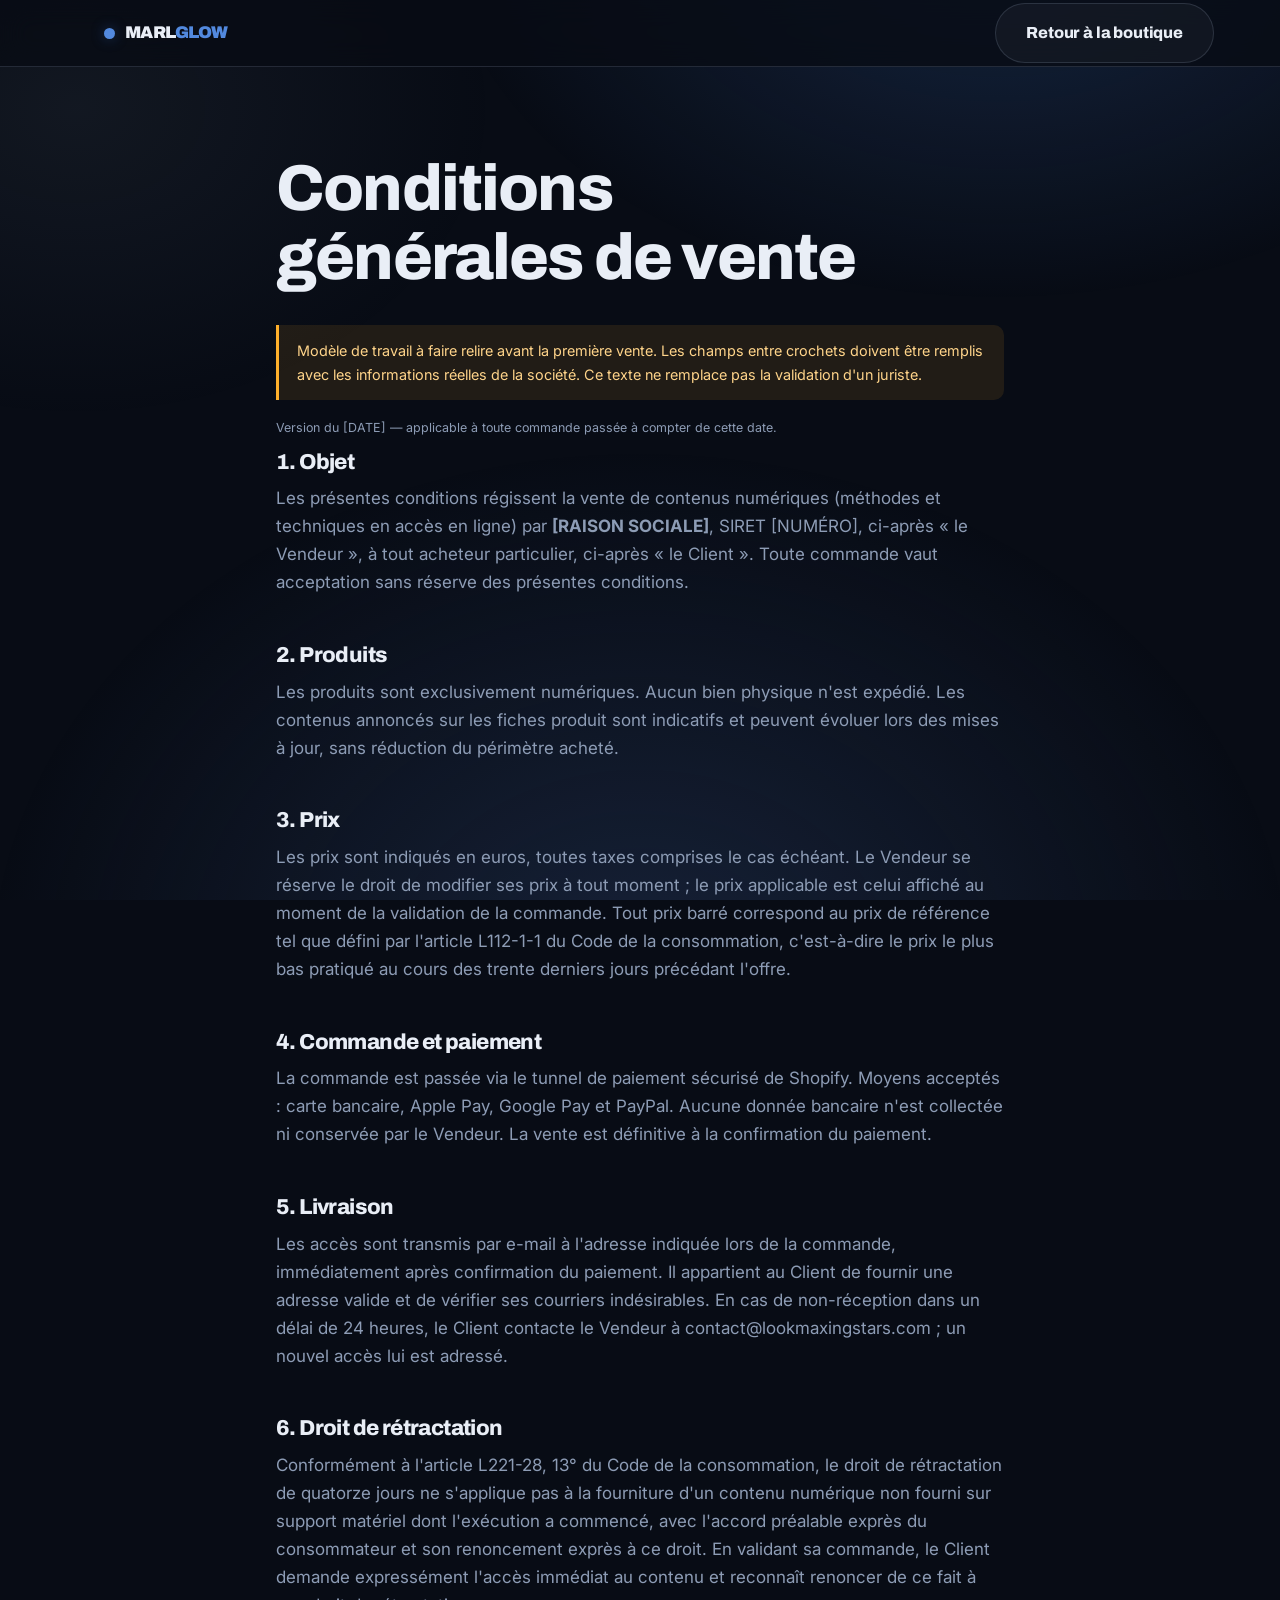
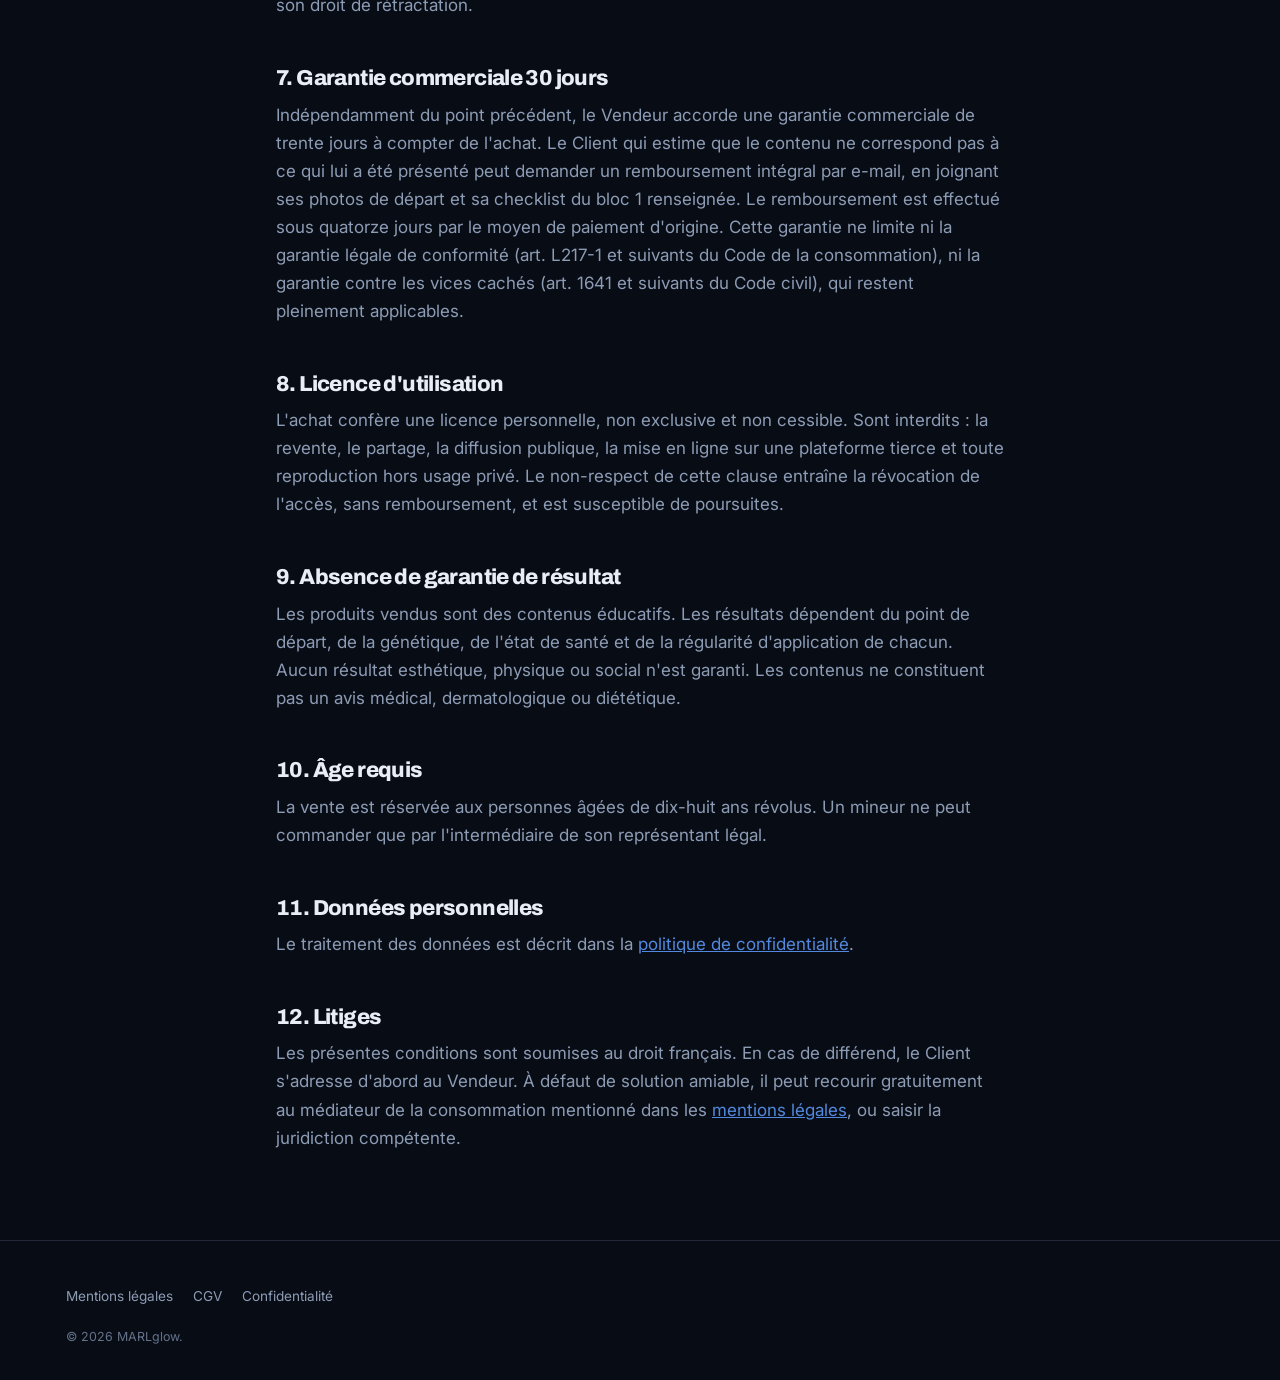
<file: cgv.html>
<!DOCTYPE html>
<html lang="fr">
<head>
<meta charset="utf-8">
<meta name="viewport" content="width=device-width, initial-scale=1">
<title>Conditions générales de vente — MARLglow</title>
<meta name="robots" content="noindex">
<meta name="theme-color" content="#080C15">
<link rel="preconnect" href="https://fonts.googleapis.com">
<link rel="preconnect" href="https://fonts.gstatic.com" crossorigin>
<link href="https://fonts.googleapis.com/css2?family=Archivo:wght@700;800;900&family=Inter:wght@400;600;700;800&display=swap" rel="stylesheet">
<link rel="stylesheet" href="assets/css/base.css">
<link rel="stylesheet" href="assets/css/components.css">
</head>
<body>
<nav class="nav">
  <div class="shell nav-inner">
    <a class="logo" href="index.html"><span class="logo-dot"></span><span>MARL<span class="hl">GLOW</span></span></a>
    <a class="btn btn-ghost" href="index.html">Retour à la boutique</a>
  </div>
</nav>
<section>
  <div class="shell doc">
    <h1>Conditions générales de vente</h1>

    <div class="todo">
      Modèle de travail à faire relire avant la première vente. Les champs entre
      crochets doivent être remplis avec les informations réelles de la société.
      Ce texte ne remplace pas la validation d'un juriste.
    </div>

    <p class="tiny">Version du [DATE] — applicable à toute commande passée à compter de cette date.</p>

    <h2>1. Objet</h2>
    <p>
      Les présentes conditions régissent la vente de contenus numériques
      (méthodes et techniques en accès en ligne) par <strong>[RAISON SOCIALE]</strong>,
      SIRET [NUMÉRO], ci-après « le Vendeur », à tout acheteur particulier,
      ci-après « le Client ». Toute commande vaut acceptation sans réserve des
      présentes conditions.
    </p>

    <h2>2. Produits</h2>
    <p>
      Les produits sont exclusivement numériques. Aucun bien physique n'est
      expédié. Les contenus annoncés sur les fiches produit sont indicatifs et
      peuvent évoluer lors des mises à jour, sans réduction du périmètre
      acheté.
    </p>

    <h2>3. Prix</h2>
    <p>
      Les prix sont indiqués en euros, toutes taxes comprises le cas échéant. Le
      Vendeur se réserve le droit de modifier ses prix à tout moment ; le prix
      applicable est celui affiché au moment de la validation de la commande.
      Tout prix barré correspond au prix de référence tel que défini par
      l'article L112-1-1 du Code de la consommation, c'est-à-dire le prix le plus
      bas pratiqué au cours des trente derniers jours précédant l'offre.
    </p>

    <h2>4. Commande et paiement</h2>
    <p>
      La commande est passée via le tunnel de paiement sécurisé de Shopify.
      Moyens acceptés : carte bancaire, Apple Pay, Google Pay et PayPal. Aucune
      donnée bancaire n'est collectée ni conservée par le Vendeur. La vente est
      définitive à la confirmation du paiement.
    </p>

    <h2>5. Livraison</h2>
    <p>
      Les accès sont transmis par e-mail à l'adresse indiquée
      lors de la commande, immédiatement après confirmation du paiement. Il
      appartient au Client de fournir une adresse valide et de vérifier ses
      courriers indésirables. En cas de non-réception dans un délai de 24 heures,
      le Client contacte le Vendeur à contact@lookmaxingstars.com ; un nouvel
      accès lui est adressé.
    </p>

    <h2>6. Droit de rétractation</h2>
    <p>
      Conformément à l'article L221-28, 13° du Code de la consommation, le droit
      de rétractation de quatorze jours ne s'applique pas à la fourniture d'un
      contenu numérique non fourni sur support matériel dont l'exécution a
      commencé, avec l'accord préalable exprès du consommateur et son
      renoncement exprès à ce droit. En validant sa commande, le Client demande
      expressément l'accès immédiat au contenu et reconnaît renoncer de ce fait
      à son droit de rétractation.
    </p>

    <h2>7. Garantie commerciale 30 jours</h2>
    <p>
      Indépendamment du point précédent, le Vendeur accorde une garantie
      commerciale de trente jours à compter de l'achat. Le Client qui estime que
      le contenu ne correspond pas à ce qui lui a été présenté peut demander un
      remboursement intégral par e-mail, en joignant ses photos de départ et sa
      checklist du bloc 1 renseignée. Le remboursement est effectué sous
      quatorze jours par le moyen de paiement d'origine. Cette garantie ne
      limite ni la garantie légale de conformité (art. L217-1 et suivants du
      Code de la consommation), ni la garantie contre les vices cachés
      (art. 1641 et suivants du Code civil), qui restent pleinement applicables.
    </p>

    <h2>8. Licence d'utilisation</h2>
    <p>
      L'achat confère une licence personnelle, non exclusive et non cessible.
      Sont interdits : la revente, le partage, la diffusion publique, la mise en
      ligne sur une plateforme tierce et toute reproduction hors usage privé. Le
      non-respect de cette clause entraîne la révocation de l'accès, sans
      remboursement, et est susceptible de poursuites.
    </p>

    <h2>9. Absence de garantie de résultat</h2>
    <p>
      Les produits vendus sont des contenus éducatifs. Les résultats dépendent
      du point de départ, de la génétique, de l'état de santé et de la
      régularité d'application de chacun. Aucun résultat esthétique, physique ou
      social n'est garanti. Les contenus ne constituent pas un avis médical,
      dermatologique ou diététique.
    </p>

    <h2>10. Âge requis</h2>
    <p>
      La vente est réservée aux personnes âgées de dix-huit ans révolus. Un
      mineur ne peut commander que par l'intermédiaire de son représentant légal.
    </p>

    <h2>11. Données personnelles</h2>
    <p>
      Le traitement des données est décrit dans la
      <a href="confidentialite.html">politique de confidentialité</a>.
    </p>

    <h2>12. Litiges</h2>
    <p>
      Les présentes conditions sont soumises au droit français. En cas de
      différend, le Client s'adresse d'abord au Vendeur. À défaut de solution
      amiable, il peut recourir gratuitement au médiateur de la consommation
      mentionné dans les <a href="mentions-legales.html">mentions légales</a>,
      ou saisir la juridiction compétente.
    </p>
  </div>
</section>
<footer class="foot">
  <div class="shell">
    <div class="foot-links" style="margin-bottom:20px">
      <a href="mentions-legales.html">Mentions légales</a>
      <a href="cgv.html">CGV</a>
      <a href="confidentialite.html">Confidentialité</a>
    </div>
    <p class="tiny">© <span data-year>2026</span> MARLglow.</p>
  </div>
</footer>
<script>document.querySelectorAll('[data-year]').forEach(function (el) { el.textContent = new Date().getFullYear(); });</script>
</body>
</html>
</file>
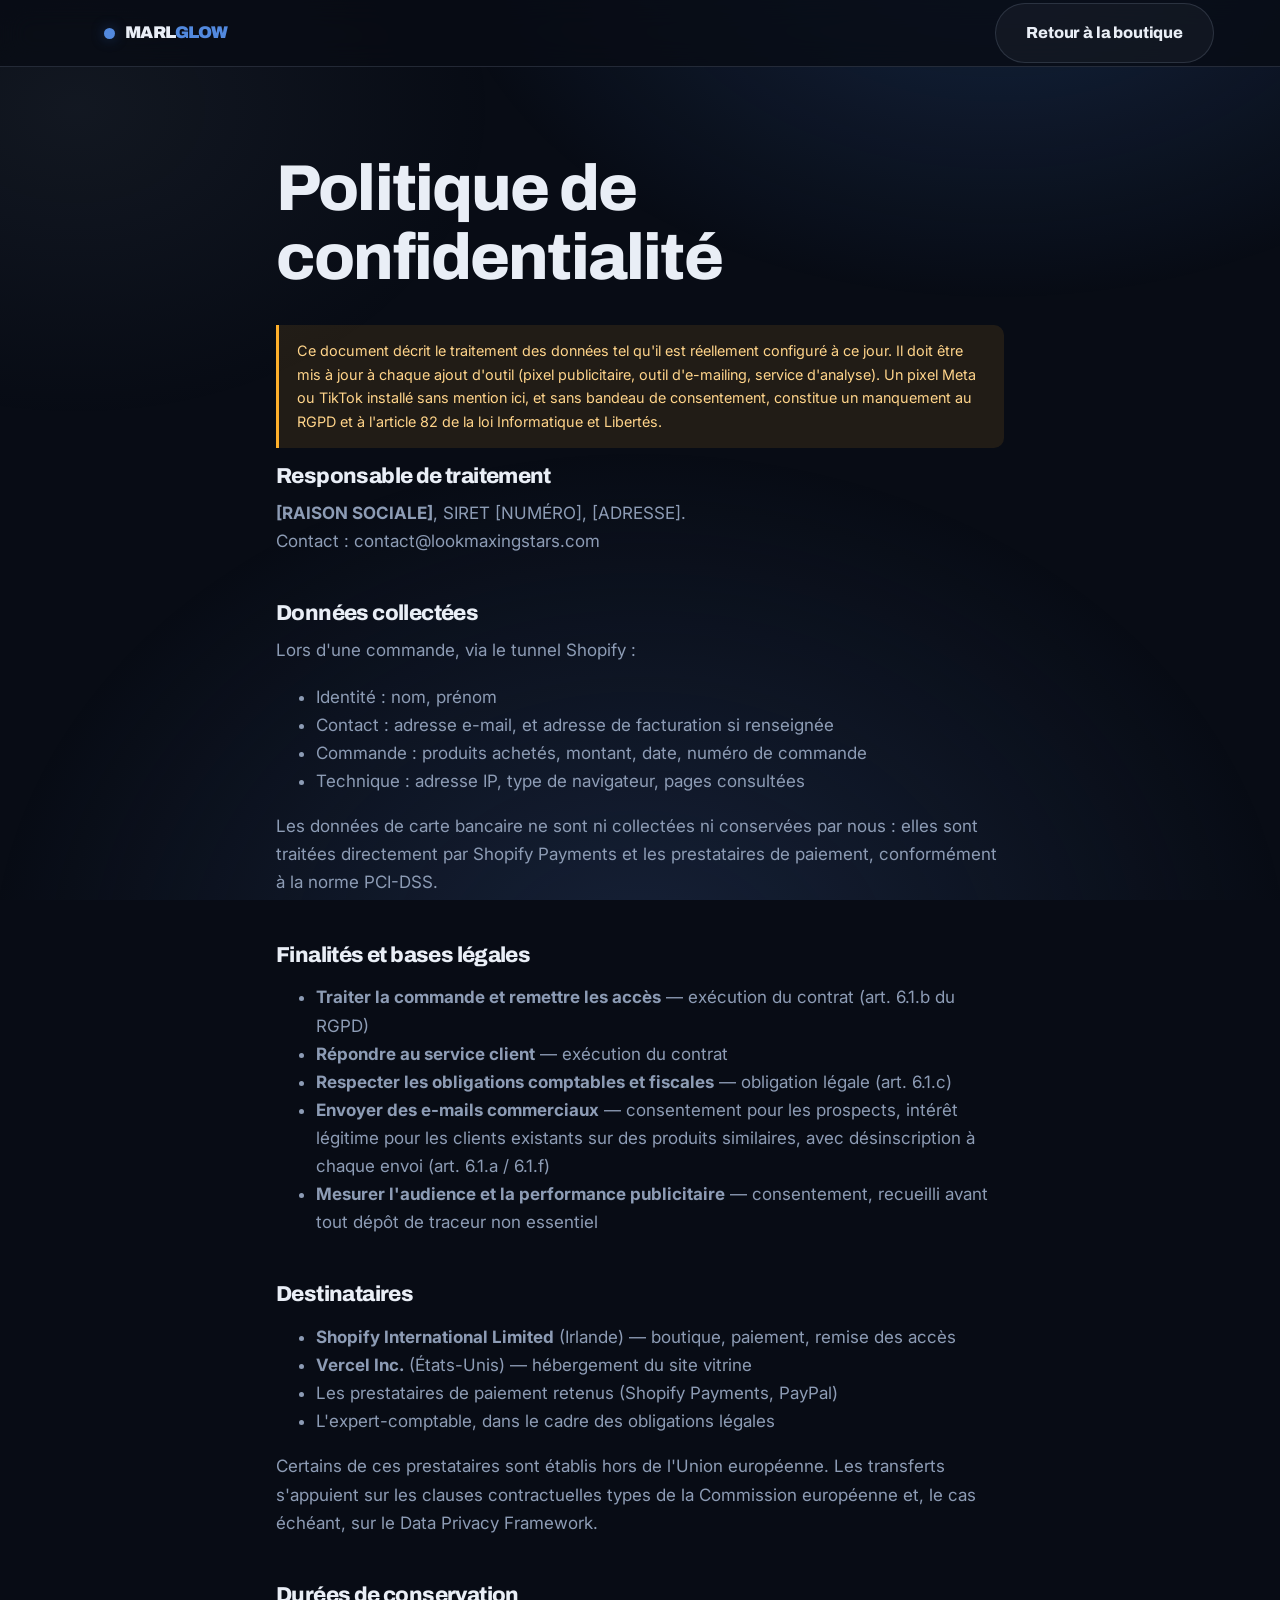
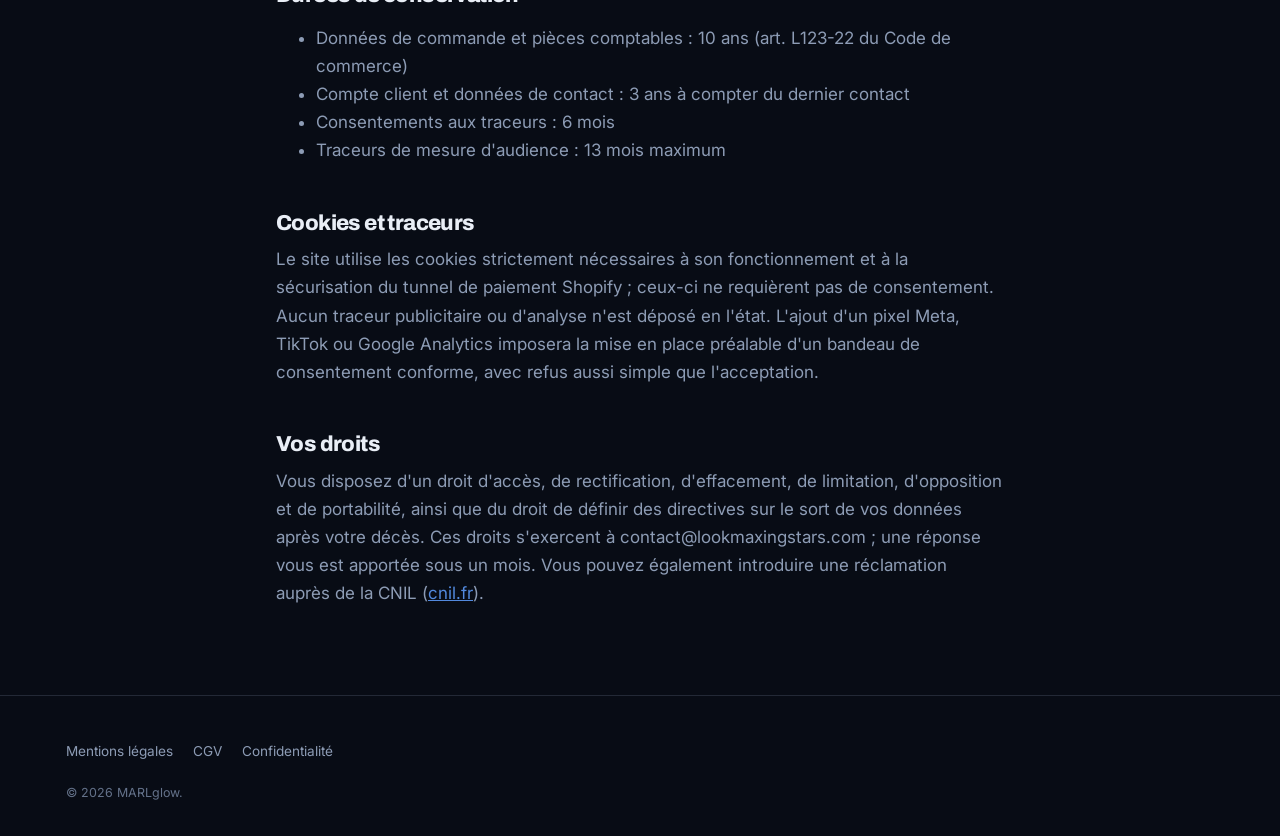
<file: confidentialite.html>
<!DOCTYPE html>
<html lang="fr">
<head>
<meta charset="utf-8">
<meta name="viewport" content="width=device-width, initial-scale=1">
<title>Politique de confidentialité — MARLglow</title>
<meta name="robots" content="noindex">
<meta name="theme-color" content="#080C15">
<link rel="preconnect" href="https://fonts.googleapis.com">
<link rel="preconnect" href="https://fonts.gstatic.com" crossorigin>
<link href="https://fonts.googleapis.com/css2?family=Archivo:wght@700;800;900&family=Inter:wght@400;600;700;800&display=swap" rel="stylesheet">
<link rel="stylesheet" href="assets/css/base.css">
<link rel="stylesheet" href="assets/css/components.css">
</head>
<body>
<nav class="nav">
  <div class="shell nav-inner">
    <a class="logo" href="index.html"><span class="logo-dot"></span><span>MARL<span class="hl">GLOW</span></span></a>
    <a class="btn btn-ghost" href="index.html">Retour à la boutique</a>
  </div>
</nav>
<section>
  <div class="shell doc">
    <h1>Politique de confidentialité</h1>

    <div class="todo">
      Ce document décrit le traitement des données tel qu'il est réellement
      configuré à ce jour. Il doit être mis à jour à chaque ajout d'outil
      (pixel publicitaire, outil d'e-mailing, service d'analyse). Un pixel
      Meta ou TikTok installé sans mention ici, et sans bandeau de consentement,
      constitue un manquement au RGPD et à l'article 82 de la loi Informatique
      et Libertés.
    </div>

    <h2>Responsable de traitement</h2>
    <p>
      <strong>[RAISON SOCIALE]</strong>, SIRET [NUMÉRO], [ADRESSE].<br>
      Contact : contact@lookmaxingstars.com
    </p>

    <h2>Données collectées</h2>
    <p>Lors d'une commande, via le tunnel Shopify :</p>
    <ul>
      <li>Identité : nom, prénom</li>
      <li>Contact : adresse e-mail, et adresse de facturation si renseignée</li>
      <li>Commande : produits achetés, montant, date, numéro de commande</li>
      <li>Technique : adresse IP, type de navigateur, pages consultées</li>
    </ul>
    <p>
      Les données de carte bancaire ne sont ni collectées ni conservées par
      nous : elles sont traitées directement par Shopify Payments et les
      prestataires de paiement, conformément à la norme PCI-DSS.
    </p>

    <h2>Finalités et bases légales</h2>
    <ul>
      <li><strong>Traiter la commande et remettre les accès</strong> — exécution du contrat (art. 6.1.b du RGPD)</li>
      <li><strong>Répondre au service client</strong> — exécution du contrat</li>
      <li><strong>Respecter les obligations comptables et fiscales</strong> — obligation légale (art. 6.1.c)</li>
      <li><strong>Envoyer des e-mails commerciaux</strong> — consentement pour les prospects, intérêt légitime pour les clients existants sur des produits similaires, avec désinscription à chaque envoi (art. 6.1.a / 6.1.f)</li>
      <li><strong>Mesurer l'audience et la performance publicitaire</strong> — consentement, recueilli avant tout dépôt de traceur non essentiel</li>
    </ul>

    <h2>Destinataires</h2>
    <ul>
      <li><strong>Shopify International Limited</strong> (Irlande) — boutique, paiement, remise des accès</li>
      <li><strong>Vercel Inc.</strong> (États-Unis) — hébergement du site vitrine</li>
      <li>Les prestataires de paiement retenus (Shopify Payments, PayPal)</li>
      <li>L'expert-comptable, dans le cadre des obligations légales</li>
    </ul>
    <p>
      Certains de ces prestataires sont établis hors de l'Union européenne. Les
      transferts s'appuient sur les clauses contractuelles types de la
      Commission européenne et, le cas échéant, sur le Data Privacy Framework.
    </p>

    <h2>Durées de conservation</h2>
    <ul>
      <li>Données de commande et pièces comptables : 10 ans (art. L123-22 du Code de commerce)</li>
      <li>Compte client et données de contact : 3 ans à compter du dernier contact</li>
      <li>Consentements aux traceurs : 6 mois</li>
      <li>Traceurs de mesure d'audience : 13 mois maximum</li>
    </ul>

    <h2>Cookies et traceurs</h2>
    <p>
      Le site utilise les cookies strictement nécessaires à son fonctionnement
      et à la sécurisation du tunnel de paiement Shopify ; ceux-ci ne requièrent
      pas de consentement. Aucun traceur publicitaire ou d'analyse n'est déposé
      en l'état. L'ajout d'un pixel Meta, TikTok ou Google Analytics imposera la
      mise en place préalable d'un bandeau de consentement conforme, avec refus
      aussi simple que l'acceptation.
    </p>

    <h2>Vos droits</h2>
    <p>
      Vous disposez d'un droit d'accès, de rectification, d'effacement, de
      limitation, d'opposition et de portabilité, ainsi que du droit de définir
      des directives sur le sort de vos données après votre décès. Ces droits
      s'exercent à contact@lookmaxingstars.com ; une réponse vous est apportée
      sous un mois. Vous pouvez également introduire une réclamation auprès de
      la CNIL (<a href="https://www.cnil.fr" rel="noopener">cnil.fr</a>).
    </p>
  </div>
</section>
<footer class="foot">
  <div class="shell">
    <div class="foot-links" style="margin-bottom:20px">
      <a href="mentions-legales.html">Mentions légales</a>
      <a href="cgv.html">CGV</a>
      <a href="confidentialite.html">Confidentialité</a>
    </div>
    <p class="tiny">© <span data-year>2026</span> MARLglow.</p>
  </div>
</footer>
<script>document.querySelectorAll('[data-year]').forEach(function (el) { el.textContent = new Date().getFullYear(); });</script>
</body>
</html>
</file>
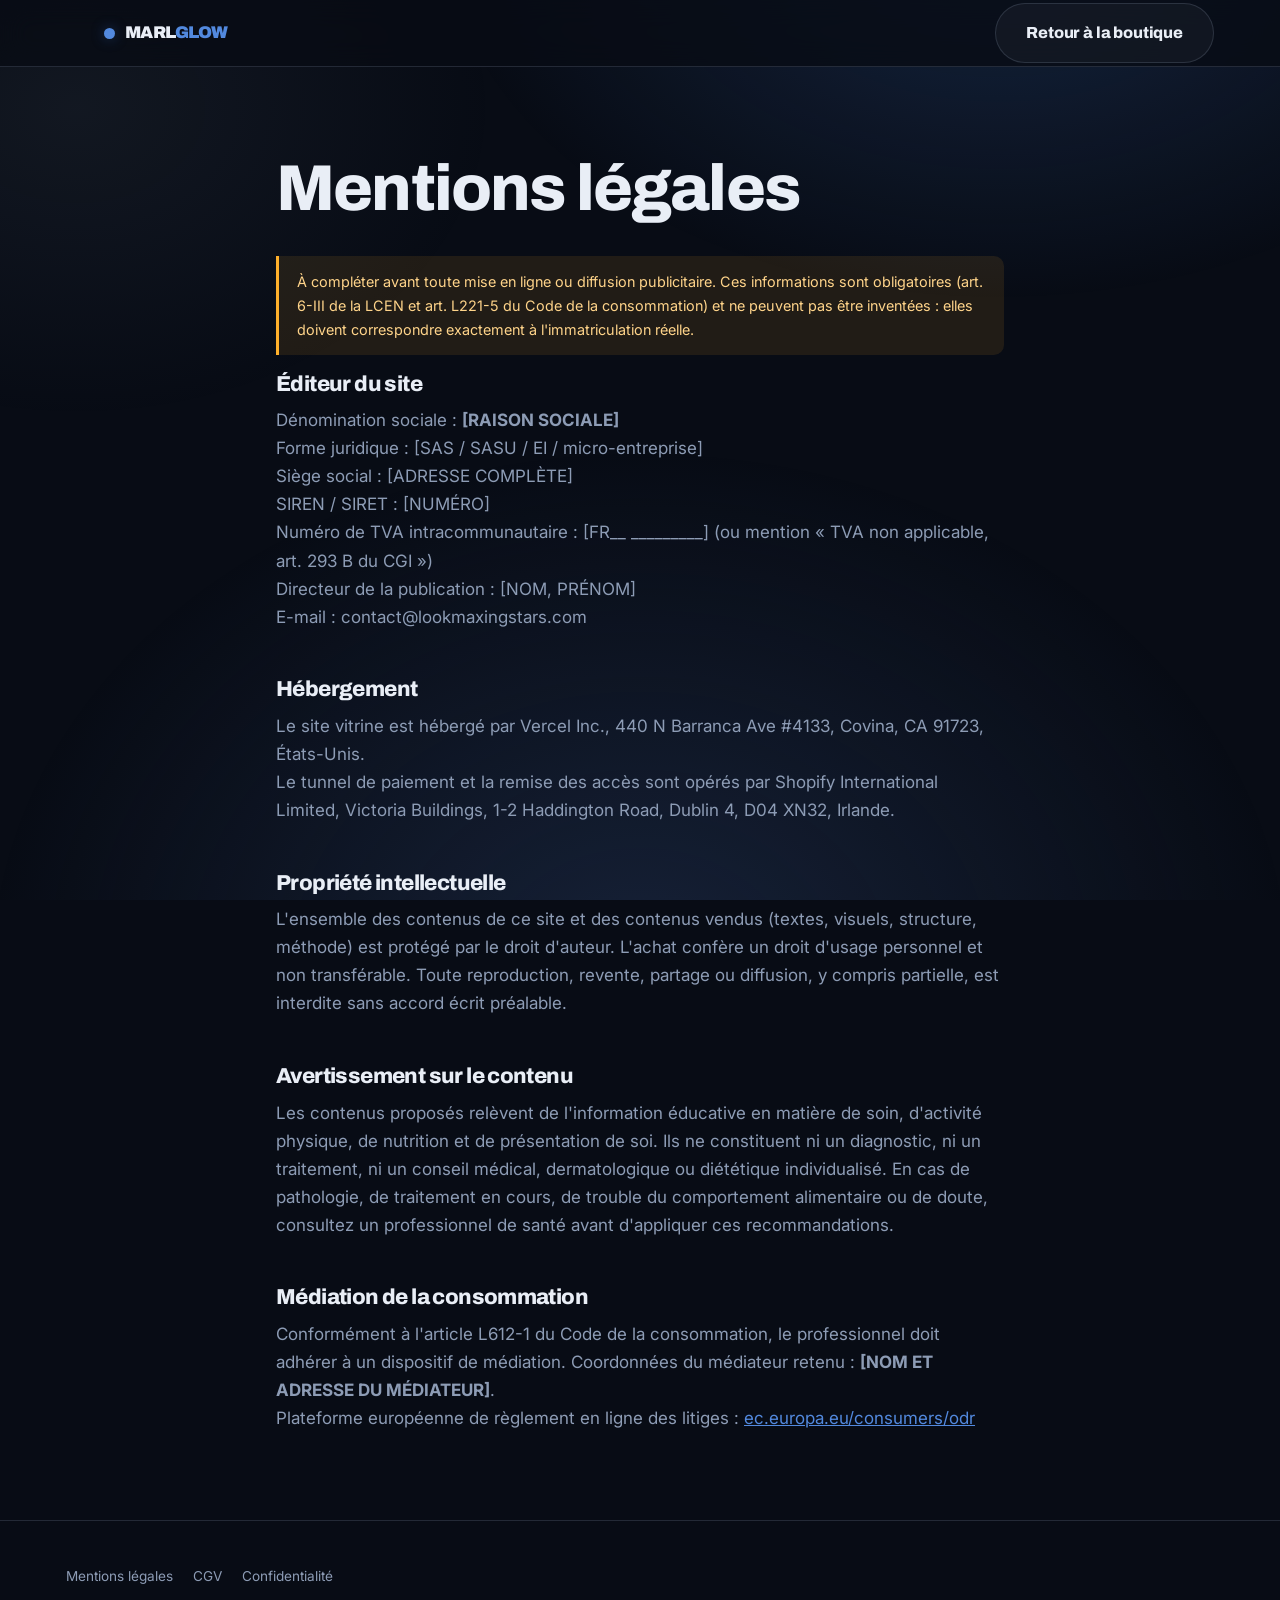
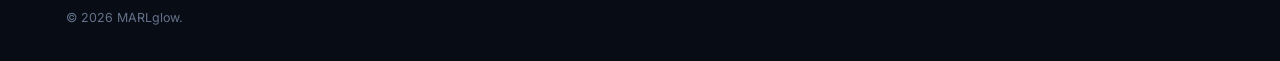
<file: mentions-legales.html>
<!DOCTYPE html>
<html lang="fr">
<head>
<meta charset="utf-8">
<meta name="viewport" content="width=device-width, initial-scale=1">
<title>Mentions légales — MARLglow</title>
<meta name="robots" content="noindex">
<meta name="theme-color" content="#080C15">
<link rel="preconnect" href="https://fonts.googleapis.com">
<link rel="preconnect" href="https://fonts.gstatic.com" crossorigin>
<link href="https://fonts.googleapis.com/css2?family=Archivo:wght@700;800;900&family=Inter:wght@400;600;700;800&display=swap" rel="stylesheet">
<link rel="stylesheet" href="assets/css/base.css">
<link rel="stylesheet" href="assets/css/components.css">
</head>
<body>
<nav class="nav">
  <div class="shell nav-inner">
    <a class="logo" href="index.html"><span class="logo-dot"></span><span>MARL<span class="hl">GLOW</span></span></a>
    <a class="btn btn-ghost" href="index.html">Retour à la boutique</a>
  </div>
</nav>
<section>
  <div class="shell doc">
    <h1>Mentions légales</h1>
    <div class="todo">
      À compléter avant toute mise en ligne ou diffusion publicitaire. Ces
      informations sont obligatoires (art. 6-III de la LCEN et art. L221-5 du
      Code de la consommation) et ne peuvent pas être inventées : elles doivent
      correspondre exactement à l'immatriculation réelle.
    </div>

    <h2>Éditeur du site</h2>
    <p>
      Dénomination sociale : <strong>[RAISON SOCIALE]</strong><br>
      Forme juridique : [SAS / SASU / EI / micro-entreprise]<br>
      Siège social : [ADRESSE COMPLÈTE]<br>
      SIREN / SIRET : [NUMÉRO]<br>
      Numéro de TVA intracommunautaire : [FR__ _________] (ou mention « TVA non applicable, art. 293 B du CGI »)<br>
      Directeur de la publication : [NOM, PRÉNOM]<br>
      E-mail : contact@lookmaxingstars.com
    </p>

    <h2>Hébergement</h2>
    <p>
      Le site vitrine est hébergé par Vercel Inc., 440 N Barranca Ave #4133,
      Covina, CA 91723, États-Unis.<br>
      Le tunnel de paiement et la remise des accès sont opérés par
      Shopify International Limited, Victoria Buildings, 1-2 Haddington Road,
      Dublin 4, D04 XN32, Irlande.
    </p>

    <h2>Propriété intellectuelle</h2>
    <p>
      L'ensemble des contenus de ce site et des contenus vendus (textes,
      visuels, structure, méthode) est protégé par le droit d'auteur. L'achat
      confère un droit d'usage personnel et non transférable. Toute
      reproduction, revente, partage ou diffusion, y compris partielle, est
      interdite sans accord écrit préalable.
    </p>

    <h2>Avertissement sur le contenu</h2>
    <p>
      Les contenus proposés relèvent de l'information éducative en matière de
      soin, d'activité physique, de nutrition et de présentation de soi. Ils ne
      constituent ni un diagnostic, ni un traitement, ni un conseil médical,
      dermatologique ou diététique individualisé. En cas de pathologie, de
      traitement en cours, de trouble du comportement alimentaire ou de doute,
      consultez un professionnel de santé avant d'appliquer ces
      recommandations.
    </p>

    <h2>Médiation de la consommation</h2>
    <p>
      Conformément à l'article L612-1 du Code de la consommation, le
      professionnel doit adhérer à un dispositif de médiation. Coordonnées du
      médiateur retenu : <strong>[NOM ET ADRESSE DU MÉDIATEUR]</strong>.<br>
      Plateforme européenne de règlement en ligne des litiges :
      <a href="https://ec.europa.eu/consumers/odr" rel="noopener">ec.europa.eu/consumers/odr</a>
    </p>
  </div>
</section>
<footer class="foot">
  <div class="shell">
    <div class="foot-links" style="margin-bottom:20px">
      <a href="mentions-legales.html">Mentions légales</a>
      <a href="cgv.html">CGV</a>
      <a href="confidentialite.html">Confidentialité</a>
    </div>
    <p class="tiny">© <span data-year>2026</span> MARLglow.</p>
  </div>
</footer>
<script>document.querySelectorAll('[data-year]').forEach(function (el) { el.textContent = new Date().getFullYear(); });</script>
</body>
</html>
</file>
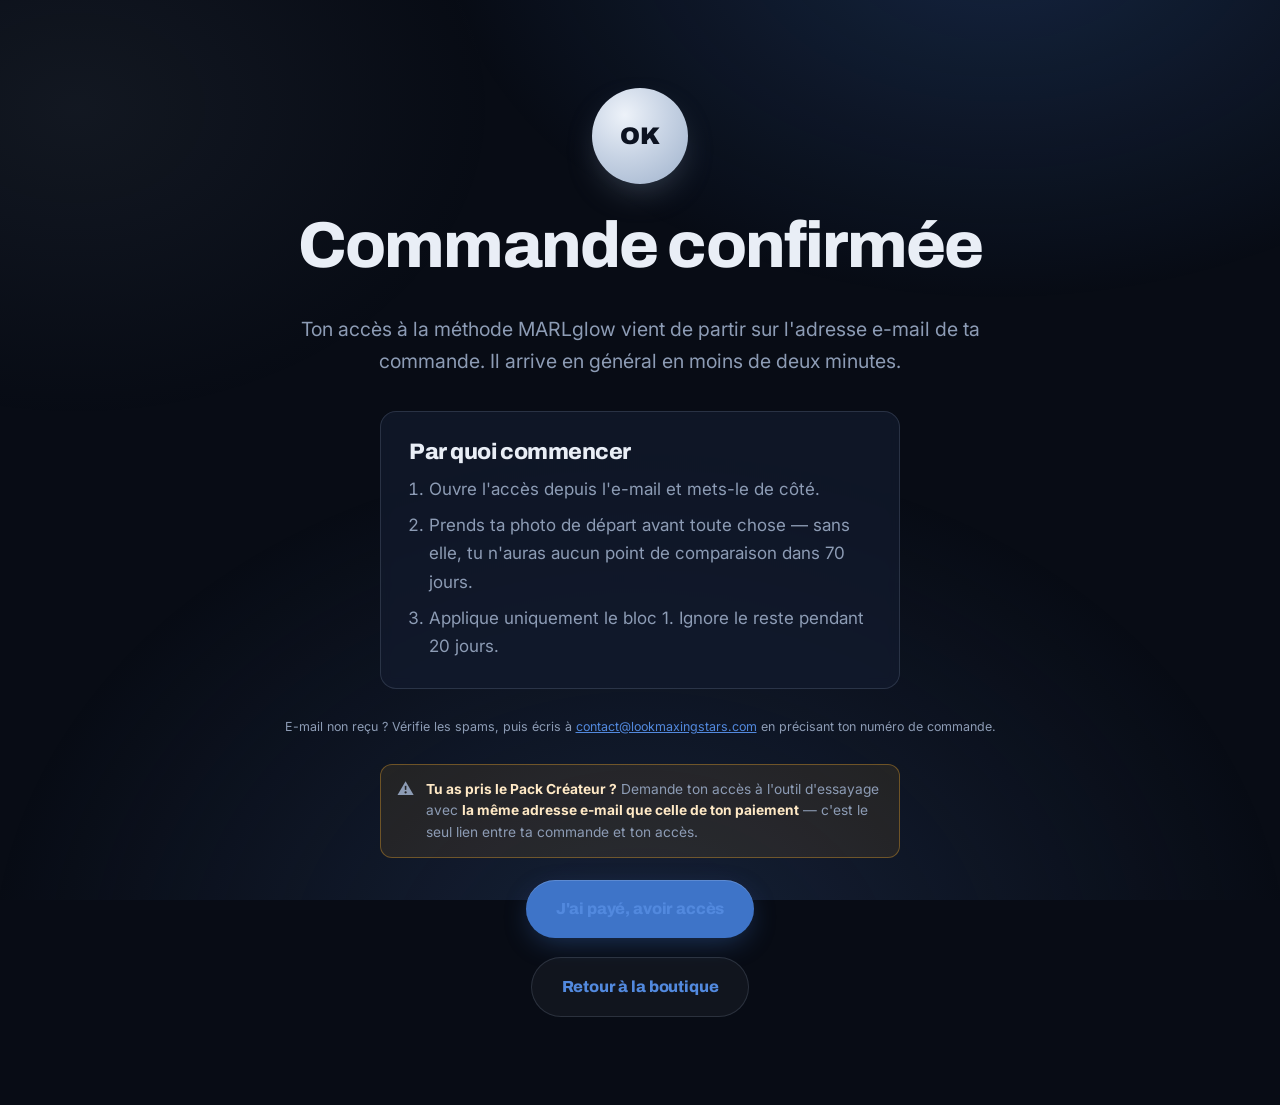
<file: merci.html>
<!DOCTYPE html>
<html lang="fr">
<head>
<meta charset="utf-8">
<meta name="viewport" content="width=device-width, initial-scale=1">
<title>Merci — MARLglow</title>
<meta name="robots" content="noindex">
<meta name="theme-color" content="#080C15">
<link rel="preconnect" href="https://fonts.googleapis.com">
<link rel="preconnect" href="https://fonts.gstatic.com" crossorigin>
<link href="https://fonts.googleapis.com/css2?family=Archivo:wght@700;800;900&family=Inter:wght@400;600;700;800&display=swap" rel="stylesheet">
<link rel="stylesheet" href="assets/css/base.css">
<link rel="stylesheet" href="assets/css/components.css">
</head>
<body>
<section style="min-height:100vh;display:grid;place-items:center">
  <div class="shell doc" style="text-align:center">
    <div class="seal" style="margin:0 auto 28px">OK</div>
    <h1>Commande confirmée</h1>
    <p class="lead">
      Ton accès à la méthode MARLglow vient de partir sur l'adresse e-mail de
      ta commande. Il arrive en général en moins de deux minutes.
    </p>

    <div class="card" style="text-align:left;max-width:520px;margin:34px auto 0">
      <h3>Par quoi commencer</h3>
      <ol class="dim" style="padding-left:20px;margin:0">
        <li style="margin-bottom:8px">Ouvre l'accès depuis l'e-mail et mets-le de côté.</li>
        <li style="margin-bottom:8px">Prends ta photo de départ avant toute chose — sans elle, tu n'auras aucun point de comparaison dans 70 jours.</li>
        <li>Applique uniquement le bloc 1. Ignore le reste pendant 20 jours.</li>
      </ol>
    </div>

    <p class="tiny" style="margin-top:28px">
      E-mail non reçu ? Vérifie les spams, puis écris à
      <a href="mailto:contact@lookmaxingstars.com">contact@lookmaxingstars.com</a>
      en précisant ton numéro de commande.
    </p>

    <p class="warn" style="text-align:left;max-width:520px;margin:28px auto 0">
      <span aria-hidden="true">&#9888;&#65039;</span>
      <span>
        <strong>Tu as pris le Pack Créateur ?</strong> Demande ton accès à
        l'outil d'essayage avec <strong>la même adresse e-mail que celle de ton
        paiement</strong> — c'est le seul lien entre ta commande et ton accès.
      </span>
    </p>

    <p style="margin-top:22px">
      <a class="btn btn-primary" href="acces.html">J'ai payé, avoir accès</a>
    </p>
    <p style="margin-top:14px"><a class="btn btn-ghost" href="index.html">Retour à la boutique</a></p>
  </div>
</section>
</body>
</html>
</file>
<file: assets/css/base.css>
/* ==========================================================================
   MARLglow — 1/2 : jetons de design, base, typographie, boutons, nav, hero.
   La suite est dans components.css. Les deux fichiers sont chargés ensemble ;
   la coupure est un découpage de livraison, pas une frontière de cascade.
   ========================================================================== */

:root {
  /* Fonds — bleu marine, du plus sombre au plus clair */
  --ink:        #080C15;
  --navy-900:   #0C1220;
  --navy-800:   #121B2E;
  --navy-700:   #1A2740;
  --navy-600:   #223354;

  /* Bleu d'action — le seul bleu plus clair que les fonds.
     Réservé aux CTA et aux chiffres : ailleurs, il ne signale plus rien. */
  --accent:      #3E74C8;
  --accent-hi:   #5289DE;
  --accent-glow: rgba(62, 116, 200, 0.42);

  /* Gris acier — accents décoratifs et surlignages */
  --steel:      #9FB2CC;
  --steel-hi:   #C7D3E4;

  /* Texte */
  --paper:      #E9EEF6;
  --muted:      #8D9CB5;
  --muted-dim:  #64728A;

  /* Structure */
  --line:       rgba(159, 178, 204, 0.18);
  --card:       rgba(18, 27, 46, 0.72);
  --radius:     16px;
  --radius-lg:  24px;

  --shell:      1180px;
  --gutter:     16px;

  --font-body:  'Inter', -apple-system, BlinkMacSystemFont, 'Segoe UI', Roboto, sans-serif;
  --font-disp:  'Archivo', var(--font-body);
}

*, *::before, *::after { box-sizing: border-box; }

html { scroll-behavior: smooth; -webkit-text-size-adjust: 100%; }

body {
  margin: 0;
  background: var(--ink);
  color: var(--paper);
  font-family: var(--font-body);
  font-size: 17px;
  line-height: 1.65;
  -webkit-font-smoothing: antialiased;
  overflow-x: hidden;
}

img, svg { max-width: 100%; display: block; }
a { color: inherit; }

/* Halos de fond : trois nappes radiales fixes, bleues et grises.
   Posées sur body::before plutôt que sur body pour rester derrière
   tout le contenu sans intercepter les clics. */
body::before {
  content: '';
  position: fixed;
  inset: 0;
  pointer-events: none;
  z-index: 0;
  background:
    radial-gradient(900px 600px at 78% -8%,  rgba(62, 116, 200, 0.24), transparent 62%),
    radial-gradient(700px 520px at 6% 12%,   rgba(159, 178, 204, 0.07), transparent 60%),
    radial-gradient(1000px 800px at 50% 108%, rgba(34, 51, 84, 0.55), transparent 65%);
}

/* ---------- Structure ---------- */

.shell {
  width: 100%;
  max-width: var(--shell);
  margin-inline: auto;
  padding-inline: var(--gutter);
  position: relative;
  z-index: 1;
}

section {
  position: relative;
  z-index: 1;
  padding-block: 88px;
  /* La barre de navigation est collante : sans cette marge, cliquer une
     ancre du menu place le titre derrière elle. */
  scroll-margin-top: 66px;
}

@media (max-width: 720px) { section { padding-block: 60px; } }

/* ---------- Typographie ---------- */

h1, h2, h3, h4 {
  font-family: var(--font-disp);
  font-weight: 800;
  line-height: 1.06;
  letter-spacing: -0.028em;
  margin: 0 0 .5em;
  text-wrap: balance;
}

h1 { font-size: clamp(2.3rem, 6.4vw, 4.05rem); }
h2 { font-size: clamp(1.85rem, 4.4vw, 2.9rem); }
h3 { font-size: clamp(1.15rem, 2.2vw, 1.4rem); letter-spacing: -0.02em; }

p { margin: 0 0 1.1em; }
p:last-child { margin-bottom: 0; }

.lead  { font-size: clamp(1.05rem, 2.1vw, 1.22rem); color: var(--muted); }
.hl    { color: var(--steel-hi); }
.dim   { color: var(--muted); }
.small { font-size: .875rem; }
.tiny  { font-size: .78rem; line-height: 1.55; color: var(--muted-dim); }

/* Surlignage gris acier derrière un mot — sert à ancrer la promesse.
   Le texte passe en marine : du blanc sur gris clair est illisible. */
.mark {
  background: var(--steel-hi);
  color: var(--navy-900);
  padding: 0 .14em .04em;
  border-radius: 4px;
  box-decoration-break: clone;
  -webkit-box-decoration-break: clone;
}

.eyebrow {
  display: inline-flex;
  align-items: center;
  gap: 8px;
  font-size: .74rem;
  font-weight: 700;
  letter-spacing: .16em;
  text-transform: uppercase;
  color: var(--steel);
  margin-bottom: 18px;
}
.eyebrow::before {
  content: '';
  width: 26px;
  height: 2px;
  background: var(--steel);
  border-radius: 2px;
}

.section-head { max-width: 720px; margin-bottom: 48px; }
.section-head.center { margin-inline: auto; text-align: center; }
.section-head.center .eyebrow { justify-content: center; }

/* ---------- Boutons ---------- */

.btn {
  display: inline-flex;
  align-items: center;
  justify-content: center;
  gap: 10px;
  padding: 16px 30px;
  border: 0;
  border-radius: 999px;
  font-family: var(--font-disp);
  font-size: 1rem;
  font-weight: 800;
  letter-spacing: -0.01em;
  text-decoration: none;
  cursor: pointer;
  transition: transform .16s ease, box-shadow .16s ease, background .16s ease;
}

.btn:active { transform: translateY(1px); }

.btn-primary {
  background: var(--accent);
  color: #FFFFFF;
  box-shadow: 0 8px 28px -6px var(--accent-glow), inset 0 1px 0 rgba(255,255,255,.16);
}
.btn-primary:hover {
  background: var(--accent-hi);
  transform: translateY(-2px);
  box-shadow: 0 16px 38px -8px var(--accent-glow), inset 0 1px 0 rgba(255,255,255,.16);
}

.btn-ghost {
  background: rgba(255,255,255,.04);
  color: var(--paper);
  border: 1px solid var(--line);
}
.btn-ghost:hover { background: rgba(255,255,255,.09); border-color: rgba(147,166,206,.4); }

.btn-lg   { padding: 20px 40px; font-size: 1.12rem; }
.btn-full { width: 100%; }

.btn-sub {
  display: block;
  margin-top: 12px;
  text-align: center;
  font-size: .82rem;
  color: var(--muted-dim);
}

/* ---------- Barre d'annonce + navigation ---------- */

.announce {
  position: relative;
  z-index: 3;
  background: var(--navy-700);
  color: var(--steel-hi);
  border-bottom: 1px solid var(--line);
  text-align: center;
  font-size: .82rem;
  font-weight: 700;
  padding: 9px var(--gutter);
  letter-spacing: -0.005em;
}

.nav {
  position: sticky;
  top: 0;
  z-index: 40;
  background: rgba(8, 12, 21, 0.8);
  backdrop-filter: blur(14px);
  -webkit-backdrop-filter: blur(14px);
  border-bottom: 1px solid var(--line);
}

.nav-inner {
  display: flex;
  align-items: center;
  justify-content: space-between;
  gap: 20px;
  height: 66px;
}

.logo {
  display: inline-flex;
  align-items: center;
  gap: 10px;
  font-family: var(--font-disp);
  font-weight: 900;
  font-size: 1.06rem;
  letter-spacing: -0.03em;
  text-decoration: none;
}
/* Seconde moitie du wordmark : en bleu d'action, sinon le gris acier se
   confond avec le blanc du texte. */
.logo .hl { color: var(--accent-hi); }

.logo-dot {
  width: 11px; height: 11px;
  border-radius: 50%;
  background: var(--accent-hi);
  box-shadow: 0 0 14px var(--accent-glow);
}

.nav-links { display: flex; gap: 28px; }
.nav-links a {
  font-size: .9rem;
  font-weight: 600;
  color: var(--muted);
  text-decoration: none;
  transition: color .15s ease;
}
.nav-links a:hover { color: var(--paper); }

@media (max-width: 900px) { .nav-links { display: none; } }
@media (max-width: 560px) { .nav .btn { padding: 12px 20px; font-size: .9rem; } }

/* ---------- Hero ---------- */

.hero { padding-block: 76px 96px; }

.hero-grid {
  display: grid;
  grid-template-columns: 1.06fr .94fr;
  gap: 56px;
  align-items: center;
}

@media (max-width: 940px) {
  .hero-grid { grid-template-columns: 1fr; gap: 56px; }
  .hero { padding-block: 48px 64px; }
}

.hero h1 { margin-bottom: .45em; }

.hero-bullets {
  list-style: none;
  margin: 26px 0 32px;
  padding: 0;
  display: grid;
  gap: 12px;
}
.hero-bullets li {
  display: flex;
  align-items: flex-start;
  gap: 12px;
  font-size: .98rem;
  color: var(--paper);
}
.hero-bullets svg { flex: 0 0 20px; margin-top: 3px; }

.hero-cta { display: flex; flex-wrap: wrap; gap: 14px; align-items: center; }

.trust-row {
  display: flex;
  flex-wrap: wrap;
  gap: 10px 22px;
  margin-top: 28px;
  padding-top: 24px;
  border-top: 1px solid var(--line);
  font-size: .82rem;
  color: var(--muted);
}
.trust-row span { display: inline-flex; align-items: center; gap: 7px; }

/* ---------- Comparatif avant / après ---------- */

.compare-grid {
  display: grid;
  grid-template-columns: repeat(2, 1fr);
  gap: 24px;
}
@media (max-width: 760px) { .compare-grid { grid-template-columns: 1fr; } }

/* Le curseur révèle l'image « après » en rognant sa largeur. Les deux
   images se superposent en grille, jamais en absolu : la hauteur suit donc
   le ratio de la photo. La carte porte le cadre, .compare ne contient que
   la zone image — sans quoi la poignée déborderait sur la légende. */
.compare-card {
  border-radius: var(--radius);
  overflow: hidden;
  border: 1px solid var(--line);
  background: var(--navy-900);
  box-shadow: 0 30px 60px -24px rgba(0, 0, 0, .8);
}

.compare {
  position: relative;
  touch-action: pan-y;
  user-select: none;
  -webkit-user-select: none;
  line-height: 0;
}

.compare-imgs { display: grid; }
.compare-imgs > * { grid-area: 1 / 1; }
.compare img { width: 100%; height: auto; display: block; pointer-events: none; }

.compare-after {
  /* Piloté par --pos (0 → 100) depuis le JS. */
  clip-path: inset(0 calc(100% - var(--pos, 50%)) 0 0);
}

.compare-tag {
  position: absolute;
  top: 14px;
  /* .compare est en line-height 0 pour coller aux images : les pastilles
     doivent retrouver une hauteur de ligne normale. */
  line-height: 1.45;
  font-size: .66rem;
  font-weight: 800;
  letter-spacing: .16em;
  padding: 6px 12px;
  border-radius: 999px;
  backdrop-filter: blur(6px);
  -webkit-backdrop-filter: blur(6px);
  pointer-events: none;
}
.compare-tag.before { left: 14px; background: rgba(8,12,21,.82); color: var(--steel); }
.compare-tag.after  { right: 14px; background: var(--accent); color: #FFFFFF; }

/* Poignée verticale */
.compare-handle {
  position: absolute;
  top: 0; bottom: 0;
  left: var(--pos, 50%);
  width: 3px;
  margin-left: -1.5px;
  background: var(--accent-hi);
  box-shadow: 0 0 18px var(--accent-glow);
  cursor: ew-resize;
  border: 0;
  padding: 0;
}
.compare-handle::after {
  content: '';
  position: absolute;
  top: 50%; left: 50%;
  width: 44px; height: 44px;
  margin: -22px 0 0 -22px;
  border-radius: 50%;
  background: var(--accent);
  box-shadow: 0 6px 20px -4px rgba(0,0,0,.7);
  background-image:
    linear-gradient(90deg, transparent 12px, rgba(255,255,255,.9) 12px, rgba(255,255,255,.9) 14px, transparent 14px),
    linear-gradient(90deg, transparent 30px, rgba(255,255,255,.9) 30px, rgba(255,255,255,.9) 32px, transparent 32px);
}

.compare-caption {
  padding: 16px 18px;
  font-size: .86rem;
  line-height: 1.55;
  color: var(--muted);
  border-top: 1px solid var(--line);
  background: rgba(7, 15, 38, .6);
}
.compare-caption strong { color: var(--paper); }

/* ---------- Avis clients ---------- */

.reviews { display: grid; grid-template-columns: repeat(3, 1fr); gap: 18px; }
@media (max-width: 940px) { .reviews { grid-template-columns: repeat(2, 1fr); } }
@media (max-width: 620px) { .reviews { grid-template-columns: 1fr; } }

.review {
  background: var(--card);
  border: 1px solid var(--line);
  border-radius: var(--radius);
  padding: 22px 24px;
  display: flex;
  flex-direction: column;
  gap: 12px;
}

.stars { display: flex; gap: 3px; color: var(--steel-hi); font-size: .95rem; letter-spacing: 1px; }

.review blockquote { margin: 0; }
.review p { font-size: .96rem; margin: 0; }

.review-who {
  display: flex;
  align-items: center;
  gap: 11px;
  margin-top: auto;
  padding-top: 14px;
  border-top: 1px solid var(--line);
}
.review-avatar {
  width: 34px; height: 34px;
  flex: 0 0 34px;
  border-radius: 50%;
  display: grid;
  place-items: center;
  font-family: var(--font-disp);
  font-weight: 900;
  font-size: .9rem;
  color: #FFFFFF;
  background: linear-gradient(140deg, var(--accent-hi), var(--accent));
}
.review-name { font-weight: 700; font-size: .9rem; line-height: 1.2; }
.review-meta { font-size: .73rem; color: var(--muted-dim); }

.reviews-summary {
  display: flex;
  flex-wrap: wrap;
  align-items: center;
  justify-content: center;
  gap: 10px 18px;
  margin-bottom: 34px;
  font-size: .92rem;
  color: var(--muted);
}
.reviews-summary .score {
  font-family: var(--font-disp);
  font-weight: 900;
  font-size: 2rem;
  color: var(--accent-hi);
  letter-spacing: -0.03em;
}

/* ---------- Cartes génériques ---------- */

.card {
  background: var(--card);
  border: 1px solid var(--line);
  border-radius: var(--radius);
  padding: 28px;
  backdrop-filter: blur(6px);
  -webkit-backdrop-filter: blur(6px);
}

.grid-3 { display: grid; grid-template-columns: repeat(3, 1fr); gap: 20px; }

@media (max-width: 900px) { .grid-3 { grid-template-columns: 1fr; } }

/* ---------- Section problème ---------- */

.pain-card { border-left: 3px solid rgba(255, 92, 92, .55); }
.pain-card h3 { color: #FF9B9B; }

.verdict {
  margin-top: 36px;
  padding: 28px 32px;
  border-radius: var(--radius);
  background: linear-gradient(135deg, rgba(62,116,200,.18), rgba(159,178,204,.06));
  border: 1px solid rgba(82,137,222,.3);
  font-size: 1.08rem;
}

/* ---------- Ce que tu reçois ---------- */

.deliverable {
  display: grid;
  grid-template-columns: 84px 1fr;
  gap: 22px;
  align-items: start;
}

.step-badge {
  width: 84px;
  height: 84px;
  border-radius: 20px;
  background:
    linear-gradient(140deg, rgba(199,211,228,.14), transparent 55%),
    linear-gradient(160deg, var(--navy-600), var(--navy-800));
  border: 1px solid rgba(159, 178, 204, .28);
  box-shadow: 0 16px 30px -14px rgba(0,0,0,.8);
  display: grid;
  place-items: center;
  font-family: var(--font-disp);
  font-weight: 900;
  font-size: 1.7rem;
  letter-spacing: -0.04em;
  color: var(--steel-hi);
}

@media (max-width: 480px) {
  .deliverable { grid-template-columns: 1fr; }
}
</file>
<file: assets/css/components.css>
/* ==========================================================================
   MARLglow — 2/2 : composants. Dépend des jetons déclarés dans base.css,
   qui doit donc être chargé avant.
   ========================================================================== */

/* ---------- Timeline des 3 phases ---------- */

.phases { display: grid; gap: 18px; counter-reset: phase; }

.phase {
  position: relative;
  display: grid;
  grid-template-columns: 88px 1fr;
  gap: 26px;
  align-items: start;
  padding: 26px 28px;
  border-radius: var(--radius);
  background: var(--card);
  border: 1px solid var(--line);
}

.phase-num {
  font-family: var(--font-disp);
  font-weight: 900;
  font-size: 2.5rem;
  line-height: 1;
  letter-spacing: -0.05em;
  color: transparent;
  -webkit-text-stroke: 1.5px var(--accent-hi);
}

.phase-days {
  display: block;
  font-family: var(--font-body);
  font-size: .68rem;
  font-weight: 700;
  letter-spacing: .12em;
  text-transform: uppercase;
  color: var(--muted-dim);
  -webkit-text-stroke: 0;
  margin-top: 6px;
}

.phase ul { margin: 12px 0 0; padding-left: 20px; color: var(--muted); }
.phase li { margin-bottom: 6px; }

@media (max-width: 620px) {
  .phase { grid-template-columns: 1fr; gap: 14px; }
  .phase-num { font-size: 2rem; }
}

/* ---------- Bloc offre + order bumps ---------- */

.offer {
  max-width: 660px;
  margin-inline: auto;
  border-radius: var(--radius-lg);
  background: linear-gradient(165deg, rgba(26, 39, 64, .94), rgba(12, 18, 32, .97));
  border: 1px solid rgba(82, 137, 222, .3);
  box-shadow: 0 40px 90px -30px rgba(0, 0, 0, .9), 0 0 0 1px rgba(159,178,204,.07);
  overflow: hidden;
}

.offer-head {
  padding: 30px 32px 26px;
  border-bottom: 1px solid var(--line);
  text-align: center;
}

.offer-price {
  display: flex;
  align-items: baseline;
  justify-content: center;
  gap: 12px;
  margin-top: 6px;
}
.offer-price .now {
  font-family: var(--font-disp);
  font-weight: 900;
  font-size: 3.15rem;
  letter-spacing: -0.045em;
  color: var(--paper);
  line-height: 1;
}
.offer-price .was {
  font-size: 1.22rem;
  color: var(--muted-dim);
  text-decoration: line-through;
}

.offer-body { padding: 28px 32px 32px; }

.offer-list { list-style: none; margin: 0 0 26px; padding: 0; display: grid; gap: 11px; }
.offer-list li { display: flex; gap: 12px; align-items: flex-start; font-size: .96rem; }
.offer-list svg { flex: 0 0 19px; margin-top: 3px; }

.bumps-label {
  font-size: .72rem;
  font-weight: 800;
  letter-spacing: .15em;
  text-transform: uppercase;
  color: var(--steel-hi);
  margin-bottom: 12px;
}

/* L'order bump : une case à cocher qui ajoute une 2e variante
   au permalien panier. Pas d'app, pas de checkout extension. */
.bump {
  display: flex;
  gap: 14px;
  align-items: flex-start;
  padding: 16px 18px;
  margin-bottom: 12px;
  border-radius: 13px;
  border: 1.5px dashed rgba(82, 137, 222, .45);
  background: rgba(62, 116, 200, .07);
  cursor: pointer;
  transition: background .15s ease, border-color .15s ease;
}
.bump:hover { background: rgba(62, 116, 200, .13); }
.bump.is-on {
  border-style: solid;
  border-color: var(--accent-hi);
  background: rgba(62, 116, 200, .18);
}

.bump input {
  flex: 0 0 auto;
  width: 21px; height: 21px;
  margin: 2px 0 0;
  accent-color: var(--accent);
  cursor: pointer;
}

.bump-title {
  font-weight: 700;
  font-size: .95rem;
  margin-bottom: 3px;
  display: flex;
  flex-wrap: wrap;
  gap: 8px;
  align-items: baseline;
}
.bump-price {
  font-family: var(--font-disp);
  font-weight: 900;
  color: var(--accent-hi);
}
.bump-was { font-size: .82rem; color: var(--muted-dim); text-decoration: line-through; }
.bump-desc { font-size: .85rem; color: var(--muted); line-height: 1.5; }

.total-row {
  display: flex;
  justify-content: space-between;
  align-items: baseline;
  padding: 18px 0 20px;
  margin-top: 6px;
  border-top: 1px solid var(--line);
  font-size: .95rem;
}
.total-row strong {
  font-family: var(--font-disp);
  font-size: 1.85rem;
  font-weight: 900;
  letter-spacing: -0.035em;
  color: var(--paper);
}

.pay-icons {
  display: flex;
  flex-wrap: wrap;
  justify-content: center;
  gap: 8px;
  margin-top: 18px;
}
.pay-icons span {
  font-size: .68rem;
  font-weight: 700;
  letter-spacing: .04em;
  color: var(--muted);
  border: 1px solid var(--line);
  border-radius: 6px;
  padding: 5px 10px;
}

@media (max-width: 560px) {
  .offer-head, .offer-body { padding-inline: 20px; }
  .offer-price .now { font-size: 2.5rem; }
}

/* ---------- Garantie ---------- */

.guarantee {
  display: grid;
  grid-template-columns: 96px 1fr;
  gap: 28px;
  align-items: center;
  max-width: 780px;
  margin-inline: auto;
  padding: 32px;
  border-radius: var(--radius-lg);
  background: rgba(159, 178, 204, .06);
  border: 1px solid rgba(159, 178, 204, .24);
}
.seal {
  width: 96px; height: 96px;
  border-radius: 50%;
  display: grid;
  place-items: center;
  text-align: center;
  font-family: var(--font-disp);
  font-weight: 900;
  font-size: 1.5rem;
  line-height: .95;
  color: var(--navy-900);
  background: radial-gradient(circle at 34% 28%, #EDF2F9, var(--steel-hi) 46%, var(--steel));
  box-shadow: 0 14px 34px -10px rgba(159, 178, 204, .35);
}
.seal small { display: block; font-size: .5rem; letter-spacing: .1em; margin-top: 3px; }

@media (max-width: 560px) {
  .guarantee { grid-template-columns: 1fr; text-align: center; justify-items: center; }
}

/* ---------- FAQ ---------- */

.faq { max-width: 780px; margin-inline: auto; }

.faq details {
  border-bottom: 1px solid var(--line);
  padding: 4px 0;
}
.faq summary {
  cursor: pointer;
  list-style: none;
  padding: 20px 40px 20px 0;
  font-family: var(--font-disp);
  font-weight: 700;
  font-size: 1.04rem;
  letter-spacing: -0.015em;
  position: relative;
}
.faq summary::-webkit-details-marker { display: none; }
.faq summary::after {
  content: '+';
  position: absolute;
  right: 4px; top: 50%;
  transform: translateY(-50%);
  font-size: 1.55rem;
  font-weight: 400;
  color: var(--accent-hi);
  line-height: 1;
}
.faq details[open] summary::after { content: '−'; }
.faq details p { color: var(--muted); padding-bottom: 20px; margin: 0; }

/* ---------- Bandeau CTA final ---------- */

.final-cta {
  text-align: center;
  padding: 64px 32px;
  border-radius: var(--radius-lg);
  background: linear-gradient(135deg, rgba(62, 116, 200, .24), rgba(159, 178, 204, .07));
  border: 1px solid rgba(82, 137, 222, .3);
}

/* ---------- Pied de page ---------- */

.foot {
  border-top: 1px solid var(--line);
  padding-block: 44px 34px;
  position: relative;
  z-index: 1;
}
.foot-grid {
  display: flex;
  flex-wrap: wrap;
  gap: 24px;
  justify-content: space-between;
  align-items: flex-start;
  margin-bottom: 30px;
}
.foot-links { display: flex; flex-wrap: wrap; gap: 20px; }
.foot-links a {
  font-size: .85rem;
  color: var(--muted);
  text-decoration: none;
}
.foot-links a:hover { color: var(--steel-hi); }

/* ---------- Barre d'achat mobile collée en bas ---------- */

.sticky-buy {
  position: fixed;
  left: 0; right: 0; bottom: 0;
  z-index: 50;
  display: none;
  gap: 14px;
  align-items: center;
  justify-content: space-between;
  padding: 11px 14px calc(11px + env(safe-area-inset-bottom));
  background: rgba(8, 12, 21, .96);
  backdrop-filter: blur(14px);
  -webkit-backdrop-filter: blur(14px);
  border-top: 1px solid var(--line);
  transform: translateY(105%);
  transition: transform .26s ease;
}
.sticky-buy.is-shown { transform: translateY(0); }
.sticky-buy .btn { padding: 13px 22px; font-size: .95rem; }
.sticky-buy .sb-price {
  font-family: var(--font-disp);
  font-weight: 900;
  font-size: 1.2rem;
  color: var(--paper);
  line-height: 1.1;
}
.sticky-buy .sb-label { font-size: .7rem; color: var(--muted); }

@media (max-width: 860px) {
  .sticky-buy { display: flex; }
  body { padding-bottom: 76px; }
}

/* ---------- Pages légales ---------- */

.doc { max-width: 760px; margin-inline: auto; }
.doc h2 { font-size: 1.35rem; margin-top: 2.2em; }
.doc h2:first-of-type { margin-top: 0; }
.doc p, .doc li { color: var(--muted); }
.doc a { color: var(--accent-hi); }
.doc .todo {
  background: rgba(255, 176, 43, .1);
  border-left: 3px solid #FFB02B;
  padding: 14px 18px;
  border-radius: 0 10px 10px 0;
  color: #FFD48A;
  font-size: .9rem;
  margin-bottom: 1.2em;
}

/* Accessibilité clavier */
a:focus-visible, button:focus-visible, summary:focus-visible, input:focus-visible {
  outline: 2px solid var(--accent-hi);
  outline-offset: 3px;
  border-radius: 4px;
}

/* ---------- Avertissements ---------- */

.warn {
  display: flex;
  gap: 12px;
  align-items: flex-start;
  margin: 4px 0 18px;
  padding: 14px 16px;
  border-radius: 12px;
  background: rgba(255, 176, 43, .09);
  border: 1px solid rgba(255, 176, 43, .34);
  color: #FFD9A0;
  font-size: .86rem;
  line-height: 1.55;
}
/* `display: flex` ci-dessus l'emporte sur le `display: none` que le
   navigateur applique a [hidden] : il faut le retablir explicitement. */
.warn[hidden] { display: none; }
.warn strong { color: #FFE9C6; }
.warn span[aria-hidden] { font-size: 1.05rem; line-height: 1.3; }

/* ---------- Palier mis en avant ---------- */

.bump-top {
  border-color: var(--accent-hi);
  background: rgba(62, 116, 200, .12);
}
.bump-flag {
  font-size: .62rem;
  font-weight: 800;
  letter-spacing: .12em;
  text-transform: uppercase;
  color: #FFFFFF;
  background: var(--accent);
  border-radius: 999px;
  padding: 3px 9px;
  line-height: 1.5;
}

/* ---------- Entrée créateur ----------
   Volontairement discrète : ce n'est pas un élément commercial. Elle reste
   néanmoins focusable au clavier et dimensionnée pour être cliquable. */

.creator-entry {
  position: absolute;
  left: var(--gutter);
  top: 50%;
  transform: translateY(-50%);
  width: 26px;
  height: 26px;
  display: grid;
  place-items: center;
  border-radius: 7px;
  border: 1px solid var(--line);
  font-family: var(--font-disp);
  font-size: .62rem;
  font-weight: 800;
  letter-spacing: .04em;
  color: var(--muted-dim);
  text-decoration: none;
  transition: color .15s ease, border-color .15s ease;
}
.creator-entry:hover { color: var(--steel-hi); border-color: var(--steel); }

/* La barre doit être un contexte de positionnement pour l'entrée créateur,
   et le logo se décale pour ne pas passer dessous. */
.nav-inner { position: relative; }
.nav-inner .logo { margin-left: 38px; }

@media (max-width: 560px) {
  .nav-inner .logo { margin-left: 34px; }
}

/* ---------- Sélecteur de langue ---------- */

.lang {
  position: relative;
  display: inline-flex;
  align-items: center;
}
.lang select {
  appearance: none;
  -webkit-appearance: none;
  background: rgba(255,255,255,.04);
  border: 1px solid var(--line);
  border-radius: 999px;
  color: var(--muted);
  font-family: var(--font-body);
  font-size: .82rem;
  font-weight: 600;
  padding: 8px 30px 8px 14px;
  cursor: pointer;
}
.lang select:hover { color: var(--paper); border-color: rgba(159,178,204,.4); }
.lang::after {
  content: '';
  position: absolute;
  right: 13px;
  width: 6px; height: 6px;
  border-right: 1.5px solid var(--muted);
  border-bottom: 1.5px solid var(--muted);
  transform: rotate(45deg) translateY(-2px);
  pointer-events: none;
}
.lang select option { background: var(--navy-800); color: var(--paper); }

/* Bandeau de premier passage : non bloquant, contrairement a une modale
   qui coute des conversions avant meme que la page soit lue. */
.lang-bar {
  position: relative;
  z-index: 4;
  display: none;
  flex-wrap: wrap;
  gap: 10px 16px;
  align-items: center;
  justify-content: center;
  padding: 10px var(--gutter);
  background: var(--navy-800);
  border-bottom: 1px solid var(--line);
  font-size: .84rem;
  color: var(--muted);
}
.lang-bar.is-shown { display: flex; }
.lang-bar button {
  background: rgba(255,255,255,.05);
  border: 1px solid var(--line);
  border-radius: 999px;
  color: var(--paper);
  font-family: var(--font-body);
  font-size: .82rem;
  font-weight: 700;
  padding: 6px 14px;
  cursor: pointer;
}
.lang-bar button:hover { background: rgba(255,255,255,.1); }
.lang-bar .lang-bar-close {
  background: none;
  border: 0;
  color: var(--muted-dim);
  font-size: 1.1rem;
  padding: 0 4px;
}

/* ---------- Formulaires (page d'accès) ---------- */

.panel {
  background: var(--card);
  border: 1px solid var(--line);
  border-radius: var(--radius);
  padding: 24px;
  margin: 0 0 32px;
  display: grid;
  gap: 16px;
}

.field { display: grid; gap: 7px; }
.field-label { font-size: .84rem; font-weight: 600; color: var(--paper); }

.field input {
  width: 100%;
  background: rgba(8, 12, 21, .7);
  border: 1px solid var(--line);
  border-radius: 10px;
  color: var(--paper);
  font-family: var(--font-body);
  font-size: 1rem;
  padding: 13px 14px;
}
.field input::placeholder { color: var(--muted-dim); }
.field input:focus { border-color: var(--accent-hi); outline: none; }

.form-msg {
  margin: 0;
  font-size: .88rem;
  line-height: 1.5;
  padding: 11px 14px;
  border-radius: 10px;
}
.form-msg[hidden] { display: none; }
.form-msg.is-ok   { background: rgba(62,116,200,.14);  border: 1px solid rgba(82,137,222,.4);  color: #CFE0FA; }
.form-msg.is-err  { background: rgba(214,96,96,.12);   border: 1px solid rgba(214,96,96,.42);  color: #FFC4C4; }
.form-msg.is-info { background: rgba(159,178,204,.1);  border: 1px solid var(--line);          color: var(--paper); }

.sep { border: 0; border-top: 1px solid var(--line); margin: 56px 0 40px; }

.panel-head {
  display: flex;
  flex-wrap: wrap;
  gap: 14px;
  align-items: center;
  justify-content: space-between;
  margin-bottom: 16px;
}
.panel-head .btn { padding: 10px 18px; font-size: .88rem; }

/* ---------- Liste des demandes d'accès ---------- */

.req-row {
  display: flex;
  flex-wrap: wrap;
  gap: 14px;
  align-items: center;
  justify-content: space-between;
  padding: 16px 18px;
  margin-bottom: 10px;
  border-radius: 12px;
  background: var(--card);
  border: 1px solid var(--line);
}
.req-row strong { display: block; font-size: .95rem; word-break: break-all; }
.req-meta { display: block; font-size: .78rem; color: var(--muted-dim); margin-top: 3px; }
.req-actions { display: flex; gap: 8px; }
.req-actions .btn { padding: 9px 16px; font-size: .84rem; }
.req-actions .btn:disabled { opacity: .45; cursor: default; transform: none; }
</file>
